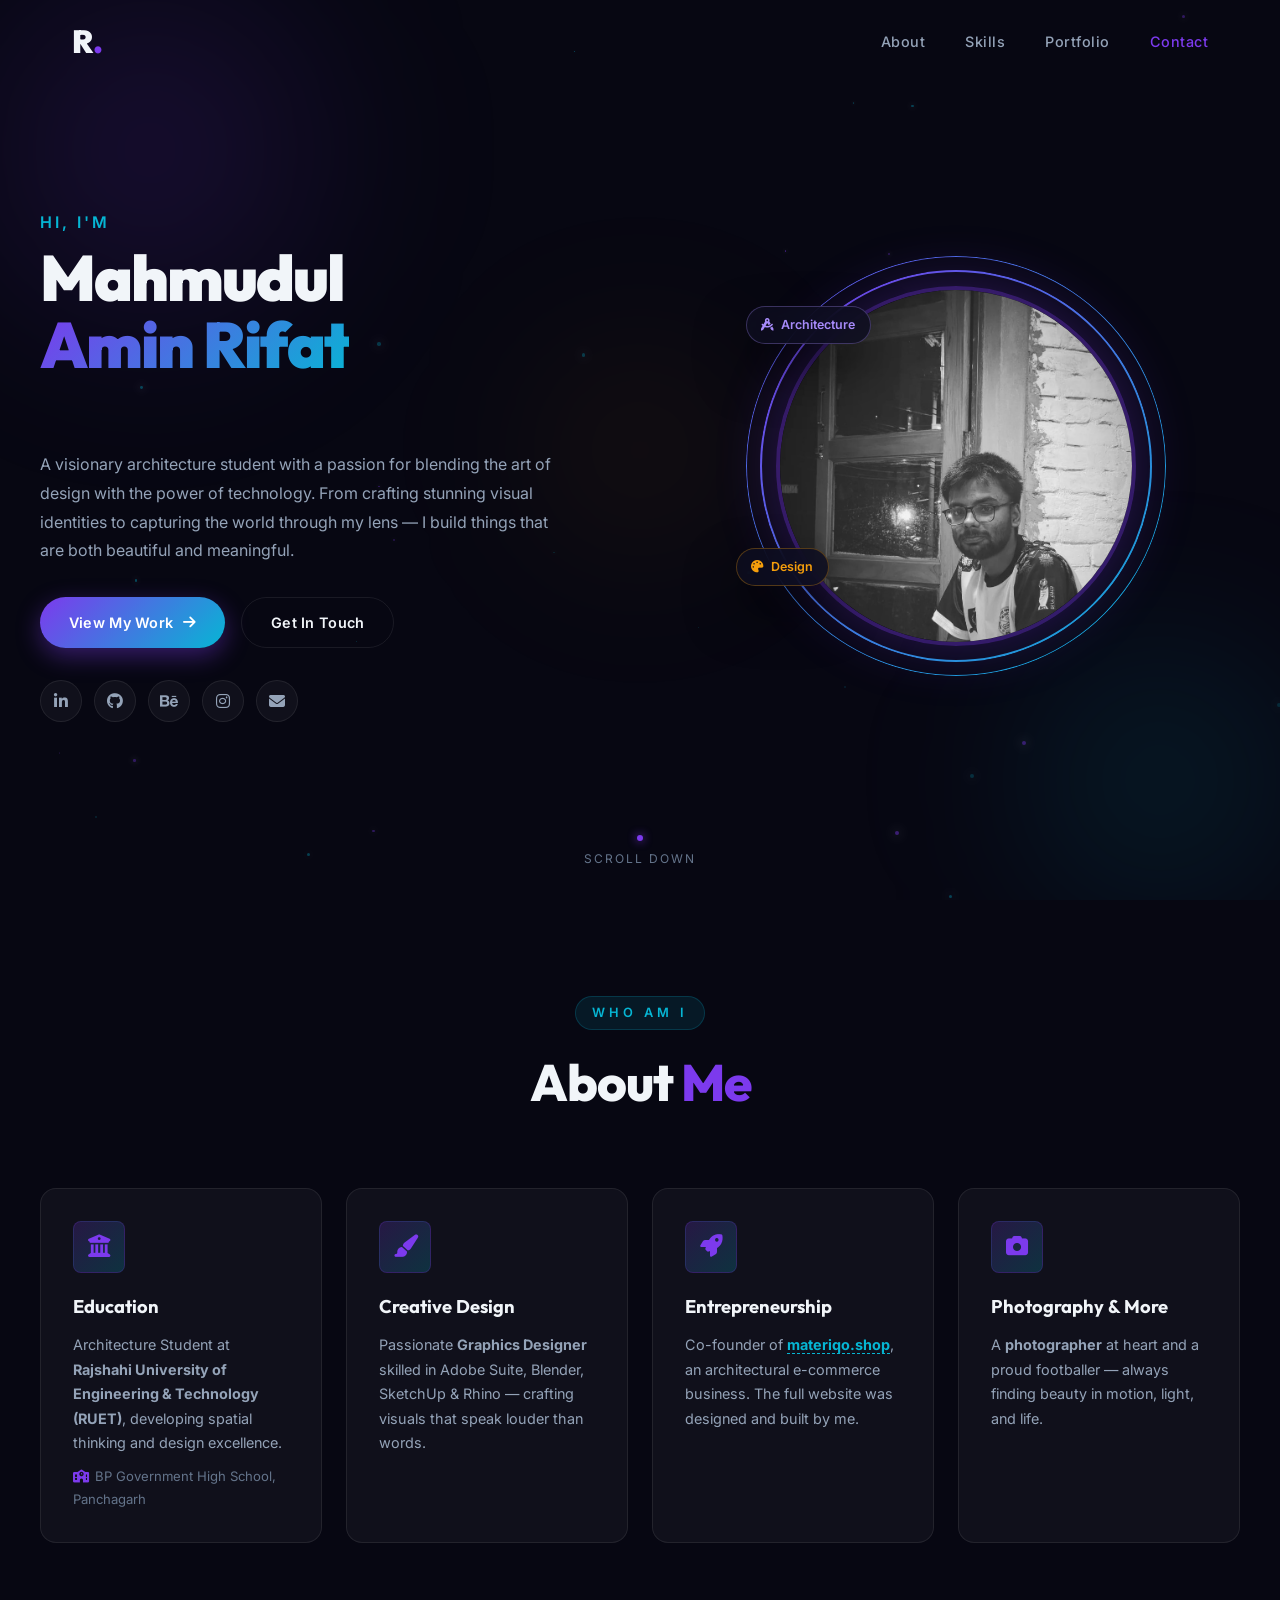
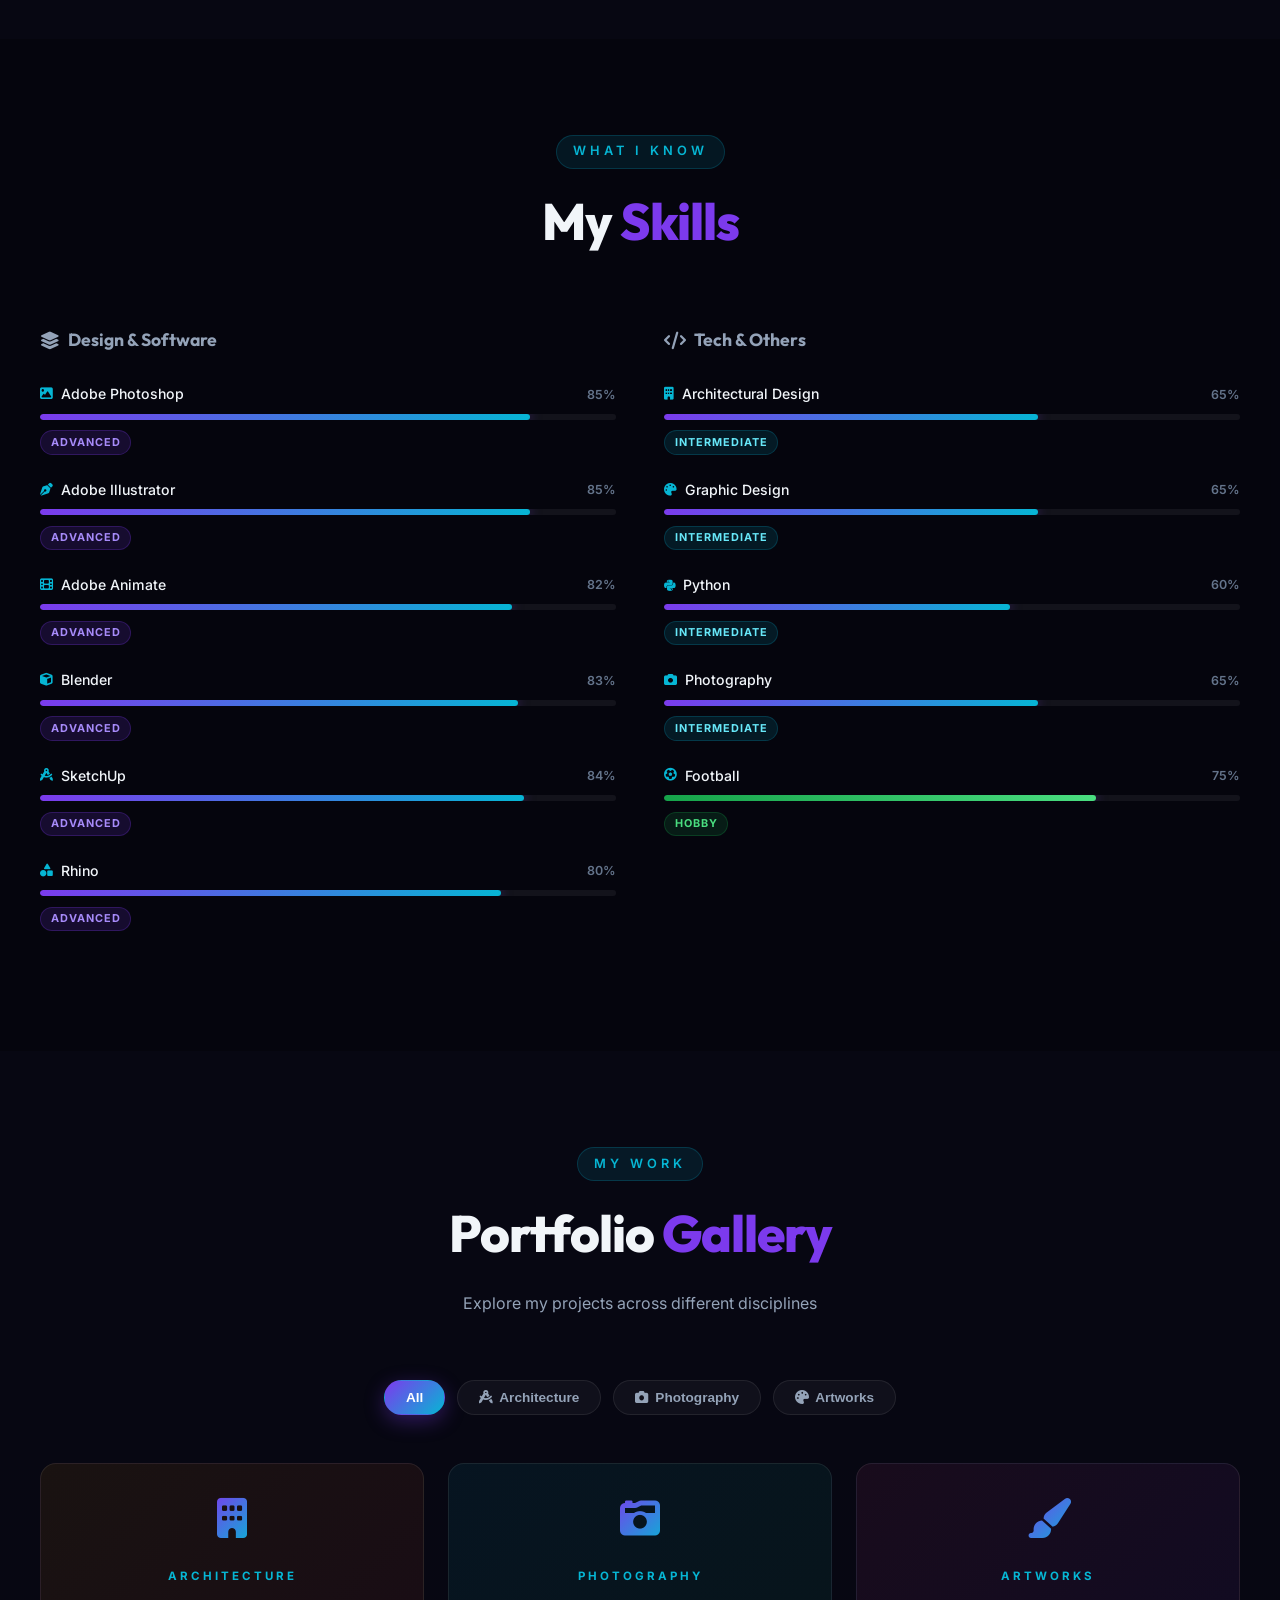
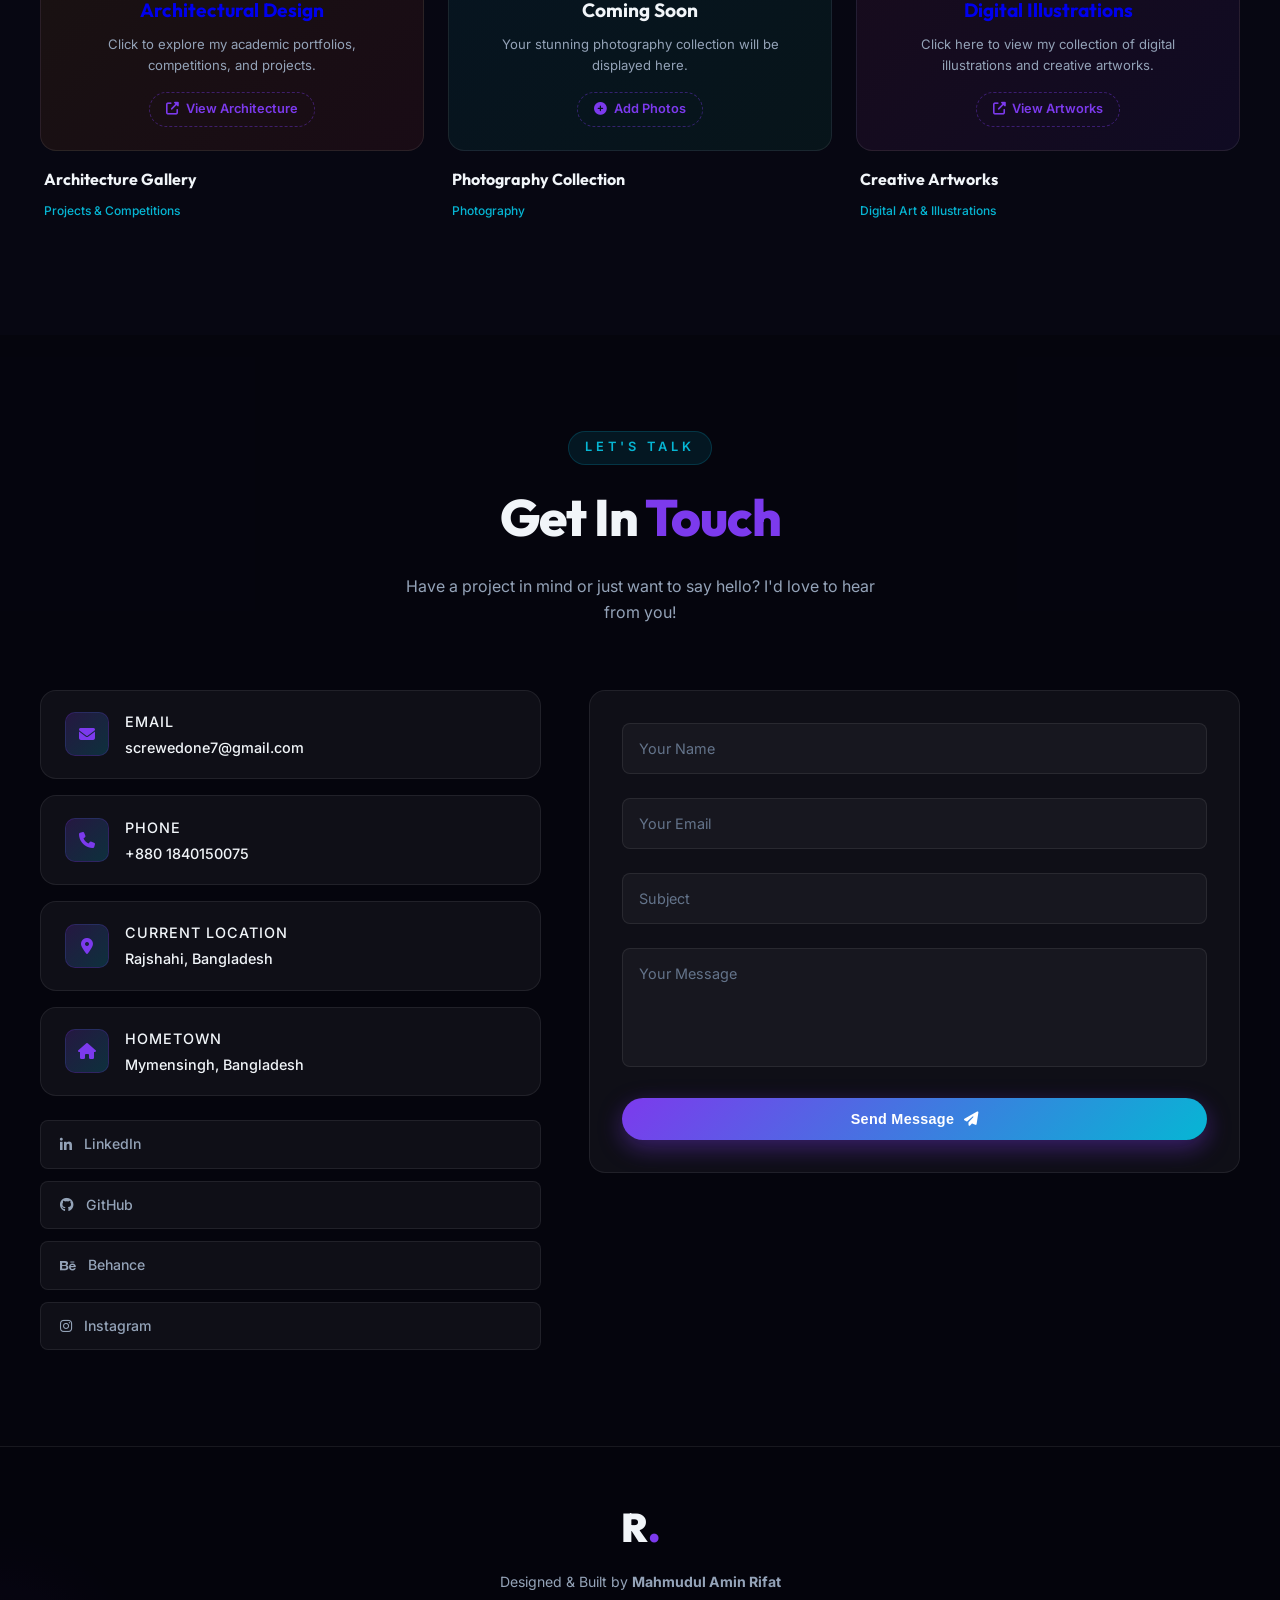
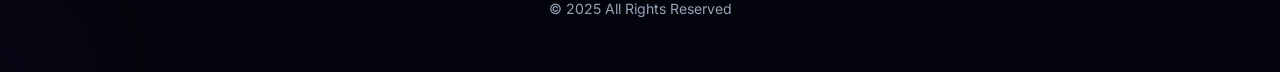
<file: index.html>
<!DOCTYPE html>
<html lang="en">

<head>
    <meta charset="UTF-8" />
    <meta name="viewport" content="width=device-width, initial-scale=1.0" />
    <meta name="description"
        content="Mahmudul Amin Rifat — Architecture Student, Graphics Designer, Photographer. Portfolio & CV." />
    <title>Mahmudul Amin Rifat | Portfolio</title>
    <link rel="preconnect" href="https://fonts.googleapis.com" />
    <link rel="preconnect" href="https://fonts.gstatic.com" crossorigin />
    <link
        href="https://fonts.googleapis.com/css2?family=Outfit:wght@300;400;500;600;700;800;900&family=Inter:wght@300;400;500;600&display=swap"
        rel="stylesheet" />
    <link rel="stylesheet" href="https://cdnjs.cloudflare.com/ajax/libs/font-awesome/6.5.0/css/all.min.css" />
    <link rel="stylesheet" href="style.css" />
</head>

<body>

    <!-- Animated Background -->
    <div class="bg-animation">
        <div class="orb orb-1"></div>
        <div class="orb orb-2"></div>
        <div class="orb orb-3"></div>
        <div class="particles" id="particles"></div>
    </div>

    <!-- Navigation -->
    <nav class="navbar" id="navbar">
        <div class="nav-container">
            <a href="#hero" class="nav-logo">
                <span class="logo-text">R<span class="accent">.</span></span>
            </a>
            <ul class="nav-links" id="navLinks">
                <li><a href="#about" class="nav-link">About</a></li>
                <li><a href="#skills" class="nav-link">Skills</a></li>
                <li><a href="#portfolio" class="nav-link">Portfolio</a></li>
                <li><a href="#contact" class="nav-link">Contact</a></li>
            </ul>
            <button class="nav-toggle" id="navToggle" aria-label="Toggle navigation">
                <span></span><span></span><span></span>
            </button>
        </div>
    </nav>

    <!-- Hero Section -->
    <section class="hero" id="hero">
        <div class="hero-content">
            <div class="hero-left">
                <div class="greeting reveal">Hi, I'm</div>
                <h1 class="hero-name reveal">
                    Mahmudul<br />
                    <span class="name-gradient">Amin Rifat</span>
                </h1>
                <div class="hero-roles reveal">
                    <span class="role-item active" id="roleText">Architecture Student</span>
                </div>
                <p class="hero-bio reveal">
                    A visionary architecture student with a passion for blending the art of design
                    with the power of technology. From crafting stunning visual identities to capturing 
                    the world through my lens — I build things that are both beautiful and meaningful.
                </p>
                <div class="hero-cta reveal">
                    <a href="#portfolio" class="btn btn-primary" id="viewWorkBtn">
                        <span>View My Work</span>
                        <i class="fas fa-arrow-right"></i>
                    </a>
                    <a href="#contact" class="btn btn-ghost" id="contactBtn">
                        <span>Get In Touch</span>
                    </a>
                </div>
                <div class="hero-socials reveal">
                    <a href="https://www.linkedin.com/in/mahmudul-rifat-793310312/" target="_blank" class="social-icon"
                        id="linkedinLink" aria-label="LinkedIn">
                        <i class="fab fa-linkedin-in"></i>
                    </a>
                    <a href="https://github.com/iceebear11" target="_blank" class="social-icon" id="githubLink"
                        aria-label="GitHub">
                        <i class="fab fa-github"></i>
                    </a>
                    <a href="https://www.behance.net/mdrifat579" target="_blank" class="social-icon" id="behanceLink"
                        aria-label="Behance">
                        <i class="fab fa-behance"></i>
                    </a>
                    <a href="https://www.instagram.com/i_rifat11/" target="_blank" class="social-icon"
                        id="instagramLink" aria-label="Instagram">
                        <i class="fab fa-instagram"></i>
                    </a>
                    <a href="mailto:screwedone7@gmail.com" class="social-icon" id="emailLink" aria-label="Email">
                        <i class="fas fa-envelope"></i>
                    </a>
                </div>
            </div>
            <div class="hero-right reveal">
                <div class="profile-wrapper">
                    <div class="profile-ring"></div>
                    <div class="profile-ring ring-2"></div>
                    <div class="profile-img-container">
                        <img src="images/profile.jpg" alt="Mahmudul Amin Rifat" class="profile-img" id="profileImg" />
                    </div>
                    <div class="profile-badge badge-1">
                        <i class="fas fa-drafting-compass"></i>
                        <span>Architecture</span>
                    </div>
                    <div class="profile-badge badge-2">
                        <i class="fas fa-palette"></i>
                        <span>Design</span>
                    </div>

                </div>
            </div>
        </div>
        <div class="scroll-indicator" id="scrollIndicator">
            <div class="scroll-dot"></div>
            <span>Scroll Down</span>
        </div>
    </section>

    <!-- About Section -->
    <section class="section" id="about">
        <div class="container">
            <div class="section-header reveal">
                <span class="section-tag">Who Am I</span>
                <h2 class="section-title">About <span class="accent">Me</span></h2>
            </div>
            <div class="about-grid">
                <div class="about-card reveal" id="aboutCard1">
                    <div class="about-icon"><i class="fas fa-university"></i></div>
                    <h3>Education</h3>
                    <p>Architecture Student at <strong>Rajshahi University of Engineering &amp; Technology
                            (RUET)</strong>, developing spatial thinking and design excellence.</p>
                    <p style="margin-top:0.6rem; font-size:0.82rem; color:#64748b;"><i class="fas fa-school"
                            style="margin-right:0.35rem; color:#7c3aed;"></i>BP Government High School, Panchagarh</p>
                </div>
                <div class="about-card reveal" id="aboutCard2">
                    <div class="about-icon"><i class="fas fa-paint-brush"></i></div>
                    <h3>Creative Design</h3>
                    <p>Passionate <strong>Graphics Designer</strong> skilled in Adobe Suite, Blender, SketchUp & Rhino —
                        crafting visuals that speak louder than words.</p>
                </div>

                <div class="about-card reveal" id="aboutCard3">
                    <div class="about-icon"><i class="fas fa-rocket"></i></div>
                    <h3>Entrepreneurship</h3>
                    <p>Co-founder of <strong><a href="https://www.materiqo.shop/" target="_blank">materiqo.shop</a></strong>, an architectural e-commerce business. The full website was designed and built by me.</p>
                </div>

                <div class="about-card reveal" id="aboutCard4">
                    <div class="about-icon"><i class="fas fa-camera"></i></div>
                    <h3>Photography & More</h3>
                    <p>A <strong>photographer</strong> at heart and a proud footballer — always finding beauty in
                        motion, light, and life.</p>
                </div>
            </div>
        </div>
    </section>

    <!-- Skills Section -->
    <section class="section section-dark" id="skills">
        <div class="container">
            <div class="section-header reveal">
                <span class="section-tag">What I Know</span>
                <h2 class="section-title">My <span class="accent">Skills</span></h2>
            </div>
            <div class="skills-grid">
                <div class="skills-col reveal">
                    <h3 class="skills-cat-title"><i class="fas fa-layer-group"></i> Design & Software</h3>
                    <div class="skill-item" id="skill-ps">
                        <div class="skill-header">
                            <span class="skill-name"><i class="fas fa-image"></i> Adobe Photoshop</span>
                            <span class="skill-percent">85%</span>
                        </div>
                        <div class="skill-bar">
                            <div class="skill-fill" data-width="85"></div>
                        </div>
                        <span class="skill-badge advanced">Advanced</span>
                    </div>
                    <div class="skill-item" id="skill-ai">
                        <div class="skill-header">
                            <span class="skill-name"><i class="fas fa-pen-nib"></i> Adobe Illustrator</span>
                            <span class="skill-percent">85%</span>
                        </div>
                        <div class="skill-bar">
                            <div class="skill-fill" data-width="85"></div>
                        </div>
                        <span class="skill-badge advanced">Advanced</span>
                    </div>
                    <div class="skill-item" id="skill-animate">
                        <div class="skill-header">
                            <span class="skill-name"><i class="fas fa-film"></i> Adobe Animate</span>
                            <span class="skill-percent">82%</span>
                        </div>
                        <div class="skill-bar">
                            <div class="skill-fill" data-width="82"></div>
                        </div>
                        <span class="skill-badge advanced">Advanced</span>
                    </div>
                    <div class="skill-item" id="skill-blender">
                        <div class="skill-header">
                            <span class="skill-name"><i class="fas fa-cube"></i> Blender</span>
                            <span class="skill-percent">83%</span>
                        </div>
                        <div class="skill-bar">
                            <div class="skill-fill" data-width="83"></div>
                        </div>
                        <span class="skill-badge advanced">Advanced</span>
                    </div>
                    <div class="skill-item" id="skill-sketchup">
                        <div class="skill-header">
                            <span class="skill-name"><i class="fas fa-drafting-compass"></i> SketchUp</span>
                            <span class="skill-percent">84%</span>
                        </div>
                        <div class="skill-bar">
                            <div class="skill-fill" data-width="84"></div>
                        </div>
                        <span class="skill-badge advanced">Advanced</span>
                    </div>
                    <div class="skill-item" id="skill-rhino">
                        <div class="skill-header">
                            <span class="skill-name"><i class="fas fa-shapes"></i> Rhino</span>
                            <span class="skill-percent">80%</span>
                        </div>
                        <div class="skill-bar">
                            <div class="skill-fill" data-width="80"></div>
                        </div>
                        <span class="skill-badge advanced">Advanced</span>
                    </div>
                </div>
                <div class="skills-col reveal">
                    <h3 class="skills-cat-title"><i class="fas fa-code"></i> Tech & Others</h3>
                    <div class="skill-item" id="skill-arch">
                        <div class="skill-header">
                            <span class="skill-name"><i class="fas fa-building"></i> Architectural Design</span>
                            <span class="skill-percent">65%</span>
                        </div>
                        <div class="skill-bar">
                            <div class="skill-fill" data-width="65"></div>
                        </div>
                        <span class="skill-badge intermediate">Intermediate</span>
                    </div>
                    <div class="skill-item" id="skill-gd">
                        <div class="skill-header">
                            <span class="skill-name"><i class="fas fa-palette"></i> Graphic Design</span>
                            <span class="skill-percent">65%</span>
                        </div>
                        <div class="skill-bar">
                            <div class="skill-fill" data-width="65"></div>
                        </div>
                        <span class="skill-badge intermediate">Intermediate</span>
                    </div>
                    <div class="skill-item" id="skill-python">
                        <div class="skill-header">
                            <span class="skill-name"><i class="fab fa-python"></i> Python</span>
                            <span class="skill-percent">60%</span>
                        </div>
                        <div class="skill-bar">
                            <div class="skill-fill" data-width="60"></div>
                        </div>
                        <span class="skill-badge intermediate">Intermediate</span>
                    </div>

                    <div class="skill-item" id="skill-photo">
                        <div class="skill-header">
                            <span class="skill-name"><i class="fas fa-camera"></i> Photography</span>
                            <span class="skill-percent">65%</span>
                        </div>
                        <div class="skill-bar">
                            <div class="skill-fill" data-width="65"></div>
                        </div>
                        <span class="skill-badge intermediate">Intermediate</span>
                    </div>
                    <div class="skill-item" id="skill-football">
                        <div class="skill-header">
                            <span class="skill-name"><i class="fas fa-futbol"></i> Football</span>
                            <span class="skill-percent">75%</span>
                        </div>
                        <div class="skill-bar">
                            <div class="skill-fill" data-width="75"
                                style="background: linear-gradient(90deg, #16a34a, #4ade80);"></div>
                        </div>
                        <span class="skill-badge hobby">Hobby</span>
                    </div>
                </div>
            </div>
        </div>
    </section>

    <!-- Portfolio Section -->
    <section class="section" id="portfolio">
        <div class="container">
            <div class="section-header reveal">
                <span class="section-tag">My Work</span>
                <h2 class="section-title">Portfolio <span class="accent">Gallery</span></h2>
                <p class="section-subtitle">Explore my projects across different disciplines</p>
            </div>

            <!-- Portfolio Tabs -->
            <div class="portfolio-tabs reveal">
                <button class="tab-btn active" data-tab="all" id="tabAll">All</button>

                <button class="tab-btn" data-tab="architecture" id="tabArch"><i class="fas fa-drafting-compass"></i>
                    Architecture</button>
                <button class="tab-btn" data-tab="photography" id="tabPhoto"><i class="fas fa-camera"></i>
                    Photography</button>
                <button class="tab-btn" data-tab="artworks" id="tabArt"><i class="fas fa-palette"></i> Artworks</button>
            </div>

            <!-- Portfolio Grid -->
            <div class="portfolio-grid" id="portfolioGrid">



                <!-- Architecture Section -->
                <div class="portfolio-item reveal" data-category="architecture" id="port-arch-1">
                    <a href="architecture.html" target="_blank" style="text-decoration: none; display: block;">
                        <div class="portfolio-card placeholder-card arch-placeholder">
                            <div class="placeholder-inner">
                                <div class="placeholder-icon"><i class="fas fa-building"></i></div>
                                <span class="placeholder-cat">Architecture</span>
                                <h3>Architectural Design</h3>
                                <p>Click to explore my academic portfolios, competitions, and projects.</p>
                                <div class="upload-hint"><i class="fas fa-external-link-alt"></i> View Architecture</div>
                            </div>
                        </div>
                    </a>
                    <div class="portfolio-info">
                        <h4>Architecture Gallery</h4>
                        <span class="port-tag">Projects & Competitions</span>
                    </div>
                </div>

                <!-- Photography Section -->
                <div class="portfolio-item reveal" data-category="photography" id="port-photo-1">
                    <div class="portfolio-card placeholder-card photo-placeholder">
                        <div class="placeholder-inner">
                            <div class="placeholder-icon"><i class="fas fa-camera-retro"></i></div>
                            <span class="placeholder-cat">Photography</span>
                            <h3>Coming Soon</h3>
                            <p>Your stunning photography collection will be displayed here.</p>
                            <div class="upload-hint"><i class="fas fa-plus-circle"></i> Add Photos</div>
                        </div>
                    </div>
                    <div class="portfolio-info">
                        <h4>Photography Collection</h4>
                        <span class="port-tag">Photography</span>
                    </div>
                </div>

                <!-- Artworks Section -->
                <div class="portfolio-item reveal" data-category="artworks">
                    <a href="artworks.html" target="_blank" style="text-decoration: none; display: block;">
                        <div class="portfolio-card placeholder-card art-placeholder">
                            <div class="placeholder-inner">
                                <div class="placeholder-icon"><i class="fas fa-paint-brush"></i></div>
                                <span class="placeholder-cat">Artworks</span>
                                <h3>Digital Illustrations</h3>
                                <p>Click here to view my collection of digital illustrations and creative artworks.</p>
                                <div class="upload-hint"><i class="fas fa-external-link-alt"></i> View Artworks</div>
                            </div>
                        </div>
                    </a>
                    <div class="portfolio-info">
                        <h4>Creative Artworks</h4>
                        <span class="port-tag">Digital Art & Illustrations</span>
                    </div>
                </div>

            </div>
        </div>
    </section>

    <!-- Contact Section -->
    <section class="section section-dark" id="contact">
        <div class="container">
            <div class="section-header reveal">
                <span class="section-tag">Let's Talk</span>
                <h2 class="section-title">Get In <span class="accent">Touch</span></h2>
                <p class="section-subtitle">Have a project in mind or just want to say hello? I'd love to hear from you!
                </p>
            </div>
            <div class="contact-grid">
                <div class="contact-info reveal">
                    <div class="contact-card" id="contactEmail">
                        <div class="contact-icon"><i class="fas fa-envelope"></i></div>
                        <div class="contact-details">
                            <span class="contact-label">Email</span>
                            <a href="mailto:screwedone7@gmail.com">screwedone7@gmail.com</a>
                        </div>
                    </div>
                    <div class="contact-card" id="contactPhone">
                        <div class="contact-icon"><i class="fas fa-phone"></i></div>
                        <div class="contact-details">
                            <span class="contact-label">Phone</span>
                            <a href="tel:+8801840150075">+880 1840150075</a>
                        </div>
                    </div>
                    <div class="contact-card" id="contactLocation">
                        <div class="contact-icon"><i class="fas fa-map-marker-alt"></i></div>
                        <div class="contact-details">
                            <span class="contact-label">Current Location</span>
                            <span>Rajshahi, Bangladesh</span>
                        </div>
                    </div>
                    <div class="contact-card" id="contactHometown">
                        <div class="contact-icon"><i class="fas fa-home"></i></div>
                        <div class="contact-details">
                            <span class="contact-label">Hometown</span>
                            <span>Mymensingh, Bangladesh</span>
                        </div>
                    </div>
                    <div class="contact-socials">
                        <a href="https://www.linkedin.com/in/mahmudul-rifat-793310312/" target="_blank"
                            class="contact-social-link" id="contactLinkedin">
                            <i class="fab fa-linkedin-in"></i>
                            <span>LinkedIn</span>
                        </a>
                        <a href="https://github.com/iceebear11" target="_blank" class="contact-social-link"
                            id="contactGithub">
                            <i class="fab fa-github"></i>
                            <span>GitHub</span>
                        </a>
                        <a href="https://www.behance.net/mdrifat579" target="_blank" class="contact-social-link"
                            id="contactBehance">
                            <i class="fab fa-behance"></i>
                            <span>Behance</span>
                        </a>
                        <a href="https://www.instagram.com/i_rifat11/" target="_blank" class="contact-social-link"
                            id="contactInstagram">
                            <i class="fab fa-instagram"></i>
                            <span>Instagram</span>
                        </a>
                    </div>
                </div>
                <div class="contact-form-wrapper reveal">
                    <form class="contact-form" id="contactForm">
                        <div class="form-group">
                            <input type="text" id="formName" name="name" placeholder="Your Name" required />
                            <label for="formName">Your Name</label>
                        </div>
                        <div class="form-group">
                            <input type="email" id="formEmail" name="email" placeholder="Your Email" required />
                            <label for="formEmail">Your Email</label>
                        </div>
                        <div class="form-group">
                            <input type="text" id="formSubject" name="subject" placeholder="Subject" />
                            <label for="formSubject">Subject</label>
                        </div>
                        <div class="form-group">
                            <textarea id="formMessage" name="message" rows="5" placeholder="Your Message"
                                required></textarea>
                            <label for="formMessage">Your Message</label>
                        </div>
                        <button type="submit" class="btn btn-primary btn-full" id="submitBtn">
                            <span>Send Message</span>
                            <i class="fas fa-paper-plane"></i>
                        </button>
                    </form>
                </div>
            </div>
        </div>
    </section>

    <!-- Footer -->
    <footer class="footer">
        <div class="footer-content">
            <div class="footer-logo">R<span class="accent">.</span></div>
            <p>Designed & Built by <strong>Mahmudul Amin Rifat</strong></p>
            <p class="footer-copy">© 2025 All Rights Reserved</p>
        </div>
    </footer>

    <script src="script.js"></script>
</body>

</html>
</file>
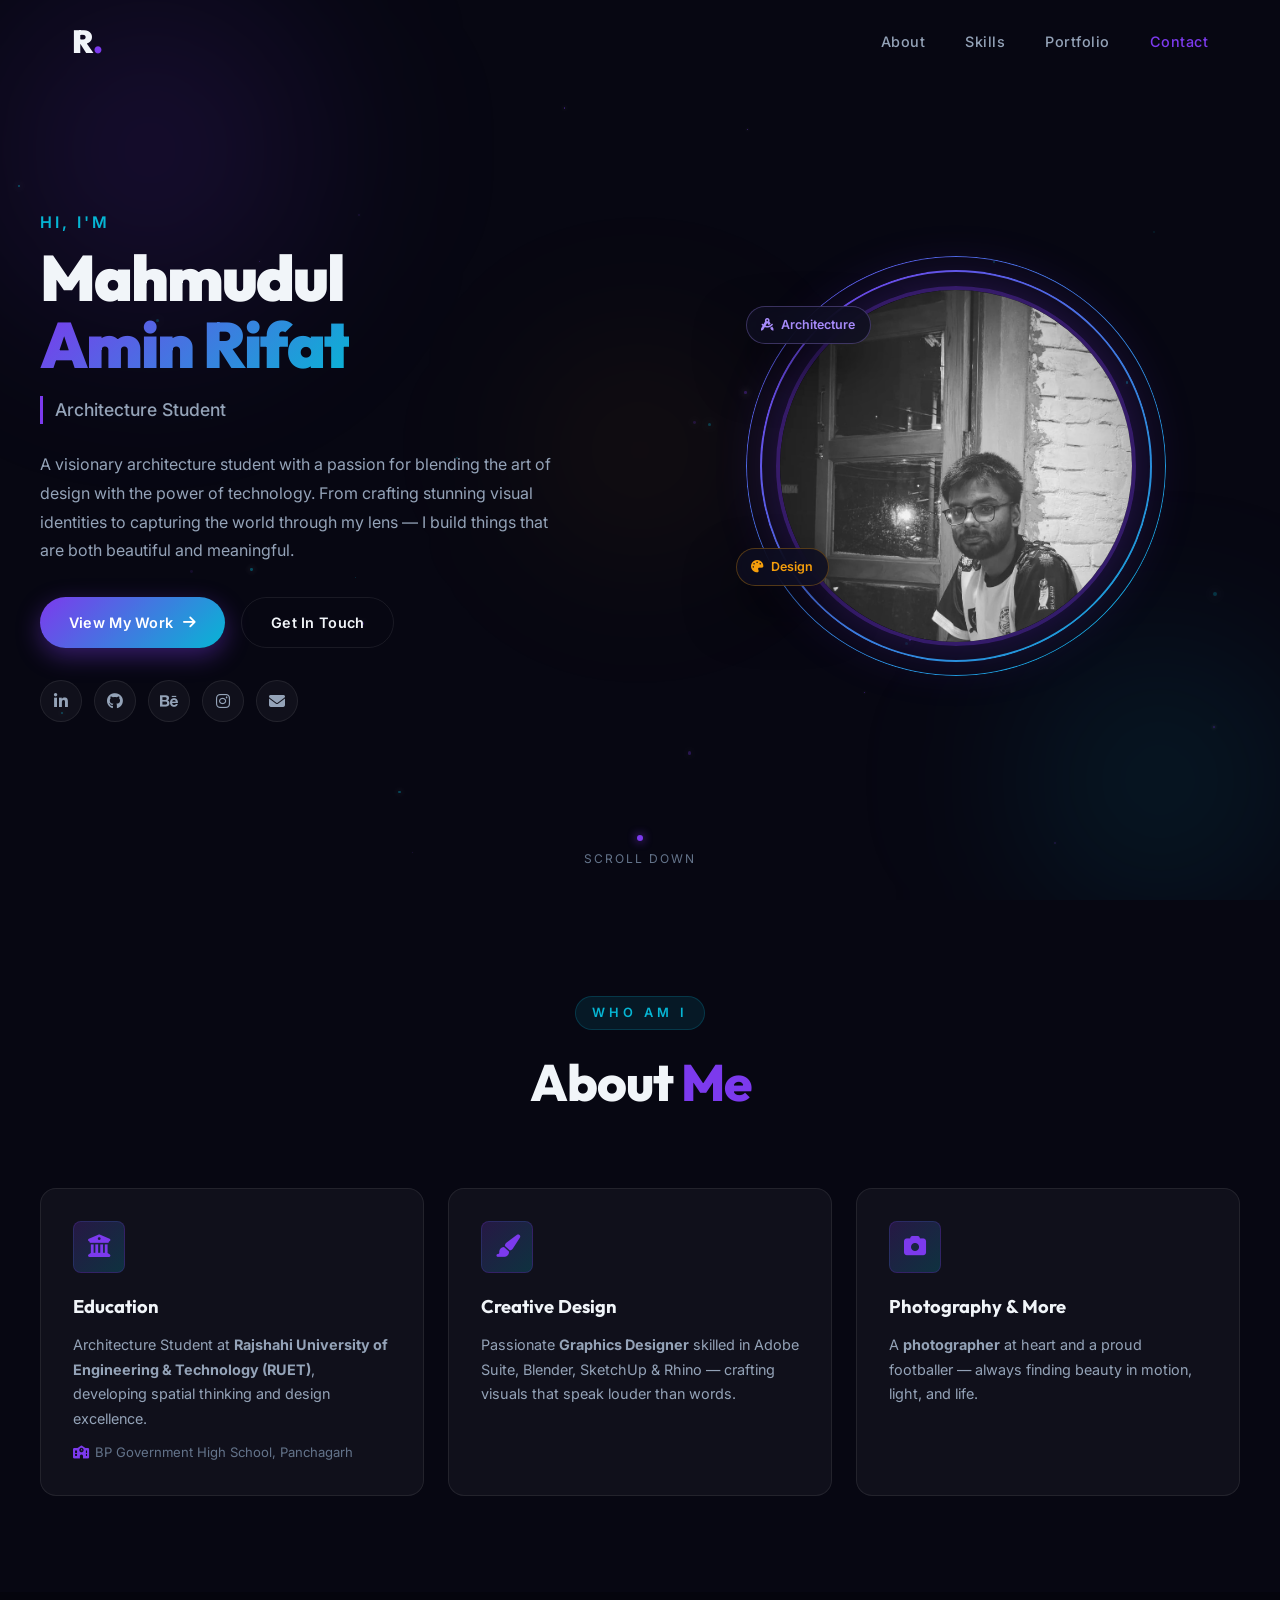
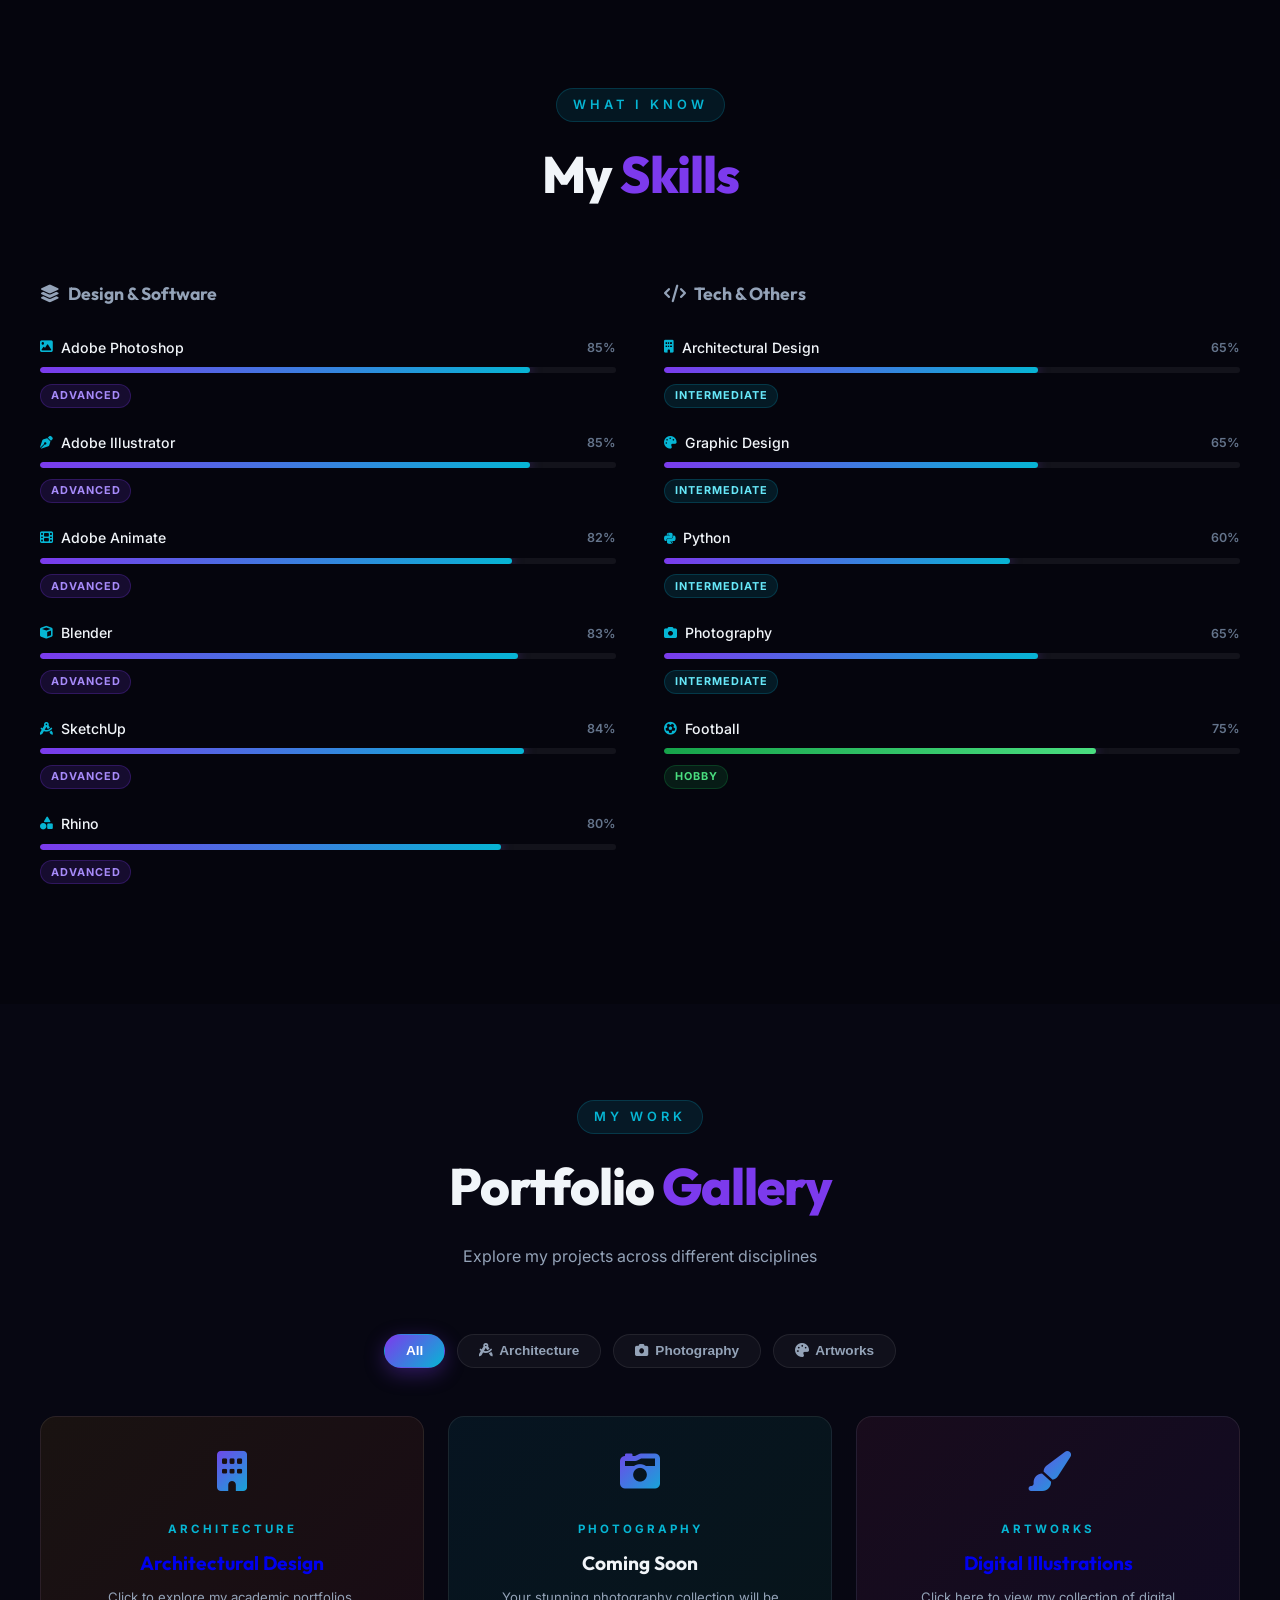
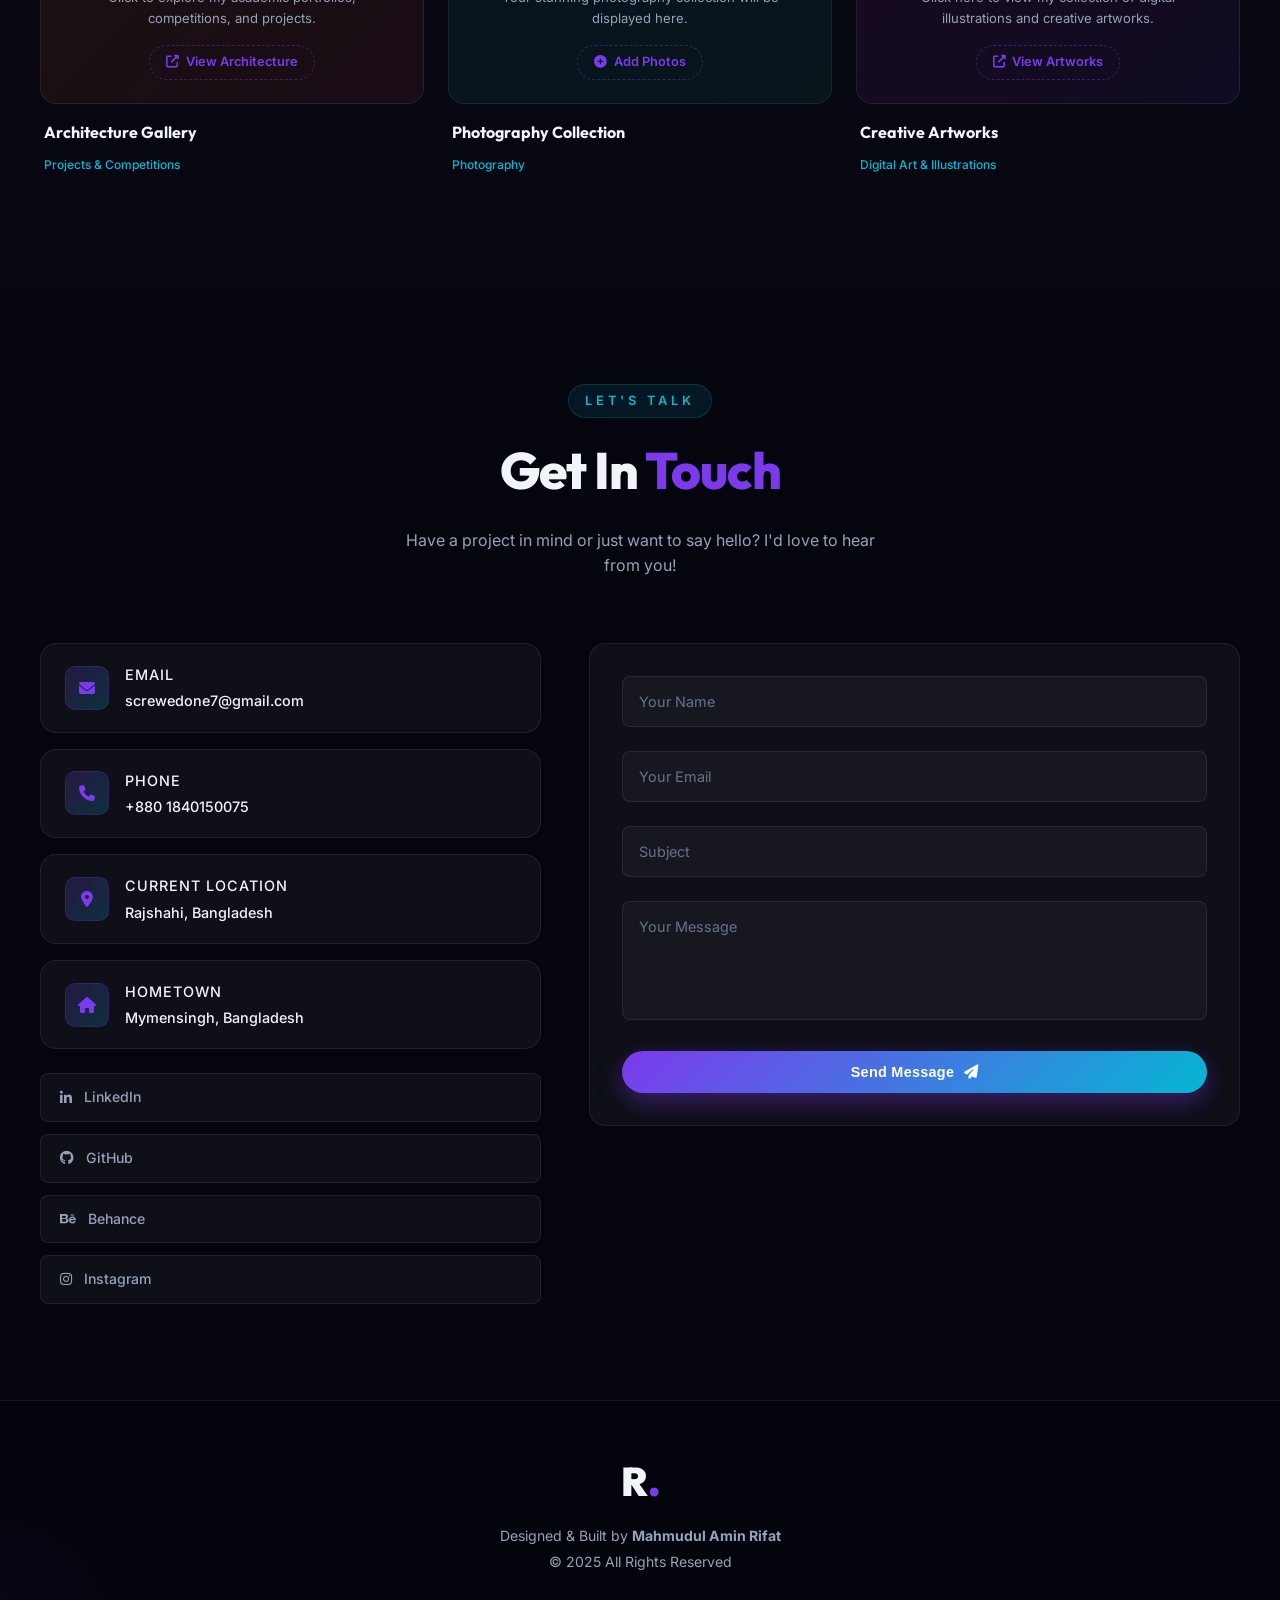
<file: portfolio-website/index.html>
<!DOCTYPE html>
<html lang="en">

<head>
    <meta charset="UTF-8" />
    <meta name="viewport" content="width=device-width, initial-scale=1.0" />
    <meta name="description"
        content="Mahmudul Amin Rifat — Architecture Student, Graphics Designer, Photographer. Portfolio & CV." />
    <title>Mahmudul Amin Rifat | Portfolio</title>
    <link rel="preconnect" href="https://fonts.googleapis.com" />
    <link rel="preconnect" href="https://fonts.gstatic.com" crossorigin />
    <link
        href="https://fonts.googleapis.com/css2?family=Outfit:wght@300;400;500;600;700;800;900&family=Inter:wght@300;400;500;600&display=swap"
        rel="stylesheet" />
    <link rel="stylesheet" href="https://cdnjs.cloudflare.com/ajax/libs/font-awesome/6.5.0/css/all.min.css" />
    <link rel="stylesheet" href="style.css" />
</head>

<body>

    <!-- Animated Background -->
    <div class="bg-animation">
        <div class="orb orb-1"></div>
        <div class="orb orb-2"></div>
        <div class="orb orb-3"></div>
        <div class="particles" id="particles"></div>
    </div>

    <!-- Navigation -->
    <nav class="navbar" id="navbar">
        <div class="nav-container">
            <a href="#hero" class="nav-logo">
                <span class="logo-text">R<span class="accent">.</span></span>
            </a>
            <ul class="nav-links" id="navLinks">
                <li><a href="#about" class="nav-link">About</a></li>
                <li><a href="#skills" class="nav-link">Skills</a></li>
                <li><a href="#portfolio" class="nav-link">Portfolio</a></li>
                <li><a href="#contact" class="nav-link">Contact</a></li>
            </ul>
            <button class="nav-toggle" id="navToggle" aria-label="Toggle navigation">
                <span></span><span></span><span></span>
            </button>
        </div>
    </nav>

    <!-- Hero Section -->
    <section class="hero" id="hero">
        <div class="hero-content">
            <div class="hero-left">
                <div class="greeting reveal">Hi, I'm</div>
                <h1 class="hero-name reveal">
                    Mahmudul<br />
                    <span class="name-gradient">Amin Rifat</span>
                </h1>
                <div class="hero-roles reveal">
                    <span class="role-item active" id="roleText">Architecture Student</span>
                </div>
                <p class="hero-bio reveal">
                    A visionary architecture student with a passion for blending the art of design
                    with the power of technology. From crafting stunning visual identities to capturing 
                    the world through my lens — I build things that are both beautiful and meaningful.
                </p>
                <div class="hero-cta reveal">
                    <a href="#portfolio" class="btn btn-primary" id="viewWorkBtn">
                        <span>View My Work</span>
                        <i class="fas fa-arrow-right"></i>
                    </a>
                    <a href="#contact" class="btn btn-ghost" id="contactBtn">
                        <span>Get In Touch</span>
                    </a>
                </div>
                <div class="hero-socials reveal">
                    <a href="https://www.linkedin.com/in/mahmudul-rifat-793310312/" target="_blank" class="social-icon"
                        id="linkedinLink" aria-label="LinkedIn">
                        <i class="fab fa-linkedin-in"></i>
                    </a>
                    <a href="https://github.com/iceebear11" target="_blank" class="social-icon" id="githubLink"
                        aria-label="GitHub">
                        <i class="fab fa-github"></i>
                    </a>
                    <a href="https://www.behance.net/mdrifat579" target="_blank" class="social-icon" id="behanceLink"
                        aria-label="Behance">
                        <i class="fab fa-behance"></i>
                    </a>
                    <a href="https://www.instagram.com/i_rifat11/" target="_blank" class="social-icon"
                        id="instagramLink" aria-label="Instagram">
                        <i class="fab fa-instagram"></i>
                    </a>
                    <a href="mailto:screwedone7@gmail.com" class="social-icon" id="emailLink" aria-label="Email">
                        <i class="fas fa-envelope"></i>
                    </a>
                </div>
            </div>
            <div class="hero-right reveal">
                <div class="profile-wrapper">
                    <div class="profile-ring"></div>
                    <div class="profile-ring ring-2"></div>
                    <div class="profile-img-container">
                        <img src="images/profile.jpg" alt="Mahmudul Amin Rifat" class="profile-img" id="profileImg" />
                    </div>
                    <div class="profile-badge badge-1">
                        <i class="fas fa-drafting-compass"></i>
                        <span>Architecture</span>
                    </div>
                    <div class="profile-badge badge-2">
                        <i class="fas fa-palette"></i>
                        <span>Design</span>
                    </div>

                </div>
            </div>
        </div>
        <div class="scroll-indicator" id="scrollIndicator">
            <div class="scroll-dot"></div>
            <span>Scroll Down</span>
        </div>
    </section>

    <!-- About Section -->
    <section class="section" id="about">
        <div class="container">
            <div class="section-header reveal">
                <span class="section-tag">Who Am I</span>
                <h2 class="section-title">About <span class="accent">Me</span></h2>
            </div>
            <div class="about-grid">
                <div class="about-card reveal" id="aboutCard1">
                    <div class="about-icon"><i class="fas fa-university"></i></div>
                    <h3>Education</h3>
                    <p>Architecture Student at <strong>Rajshahi University of Engineering &amp; Technology
                            (RUET)</strong>, developing spatial thinking and design excellence.</p>
                    <p style="margin-top:0.6rem; font-size:0.82rem; color:#64748b;"><i class="fas fa-school"
                            style="margin-right:0.35rem; color:#7c3aed;"></i>BP Government High School, Panchagarh</p>
                </div>
                <div class="about-card reveal" id="aboutCard2">
                    <div class="about-icon"><i class="fas fa-paint-brush"></i></div>
                    <h3>Creative Design</h3>
                    <p>Passionate <strong>Graphics Designer</strong> skilled in Adobe Suite, Blender, SketchUp & Rhino —
                        crafting visuals that speak louder than words.</p>
                </div>

                <div class="about-card reveal" id="aboutCard4">
                    <div class="about-icon"><i class="fas fa-camera"></i></div>
                    <h3>Photography & More</h3>
                    <p>A <strong>photographer</strong> at heart and a proud footballer — always finding beauty in
                        motion, light, and life.</p>
                </div>
            </div>
        </div>
    </section>

    <!-- Skills Section -->
    <section class="section section-dark" id="skills">
        <div class="container">
            <div class="section-header reveal">
                <span class="section-tag">What I Know</span>
                <h2 class="section-title">My <span class="accent">Skills</span></h2>
            </div>
            <div class="skills-grid">
                <div class="skills-col reveal">
                    <h3 class="skills-cat-title"><i class="fas fa-layer-group"></i> Design & Software</h3>
                    <div class="skill-item" id="skill-ps">
                        <div class="skill-header">
                            <span class="skill-name"><i class="fas fa-image"></i> Adobe Photoshop</span>
                            <span class="skill-percent">85%</span>
                        </div>
                        <div class="skill-bar">
                            <div class="skill-fill" data-width="85"></div>
                        </div>
                        <span class="skill-badge advanced">Advanced</span>
                    </div>
                    <div class="skill-item" id="skill-ai">
                        <div class="skill-header">
                            <span class="skill-name"><i class="fas fa-pen-nib"></i> Adobe Illustrator</span>
                            <span class="skill-percent">85%</span>
                        </div>
                        <div class="skill-bar">
                            <div class="skill-fill" data-width="85"></div>
                        </div>
                        <span class="skill-badge advanced">Advanced</span>
                    </div>
                    <div class="skill-item" id="skill-animate">
                        <div class="skill-header">
                            <span class="skill-name"><i class="fas fa-film"></i> Adobe Animate</span>
                            <span class="skill-percent">82%</span>
                        </div>
                        <div class="skill-bar">
                            <div class="skill-fill" data-width="82"></div>
                        </div>
                        <span class="skill-badge advanced">Advanced</span>
                    </div>
                    <div class="skill-item" id="skill-blender">
                        <div class="skill-header">
                            <span class="skill-name"><i class="fas fa-cube"></i> Blender</span>
                            <span class="skill-percent">83%</span>
                        </div>
                        <div class="skill-bar">
                            <div class="skill-fill" data-width="83"></div>
                        </div>
                        <span class="skill-badge advanced">Advanced</span>
                    </div>
                    <div class="skill-item" id="skill-sketchup">
                        <div class="skill-header">
                            <span class="skill-name"><i class="fas fa-drafting-compass"></i> SketchUp</span>
                            <span class="skill-percent">84%</span>
                        </div>
                        <div class="skill-bar">
                            <div class="skill-fill" data-width="84"></div>
                        </div>
                        <span class="skill-badge advanced">Advanced</span>
                    </div>
                    <div class="skill-item" id="skill-rhino">
                        <div class="skill-header">
                            <span class="skill-name"><i class="fas fa-shapes"></i> Rhino</span>
                            <span class="skill-percent">80%</span>
                        </div>
                        <div class="skill-bar">
                            <div class="skill-fill" data-width="80"></div>
                        </div>
                        <span class="skill-badge advanced">Advanced</span>
                    </div>
                </div>
                <div class="skills-col reveal">
                    <h3 class="skills-cat-title"><i class="fas fa-code"></i> Tech & Others</h3>
                    <div class="skill-item" id="skill-arch">
                        <div class="skill-header">
                            <span class="skill-name"><i class="fas fa-building"></i> Architectural Design</span>
                            <span class="skill-percent">65%</span>
                        </div>
                        <div class="skill-bar">
                            <div class="skill-fill" data-width="65"></div>
                        </div>
                        <span class="skill-badge intermediate">Intermediate</span>
                    </div>
                    <div class="skill-item" id="skill-gd">
                        <div class="skill-header">
                            <span class="skill-name"><i class="fas fa-palette"></i> Graphic Design</span>
                            <span class="skill-percent">65%</span>
                        </div>
                        <div class="skill-bar">
                            <div class="skill-fill" data-width="65"></div>
                        </div>
                        <span class="skill-badge intermediate">Intermediate</span>
                    </div>
                    <div class="skill-item" id="skill-python">
                        <div class="skill-header">
                            <span class="skill-name"><i class="fab fa-python"></i> Python</span>
                            <span class="skill-percent">60%</span>
                        </div>
                        <div class="skill-bar">
                            <div class="skill-fill" data-width="60"></div>
                        </div>
                        <span class="skill-badge intermediate">Intermediate</span>
                    </div>

                    <div class="skill-item" id="skill-photo">
                        <div class="skill-header">
                            <span class="skill-name"><i class="fas fa-camera"></i> Photography</span>
                            <span class="skill-percent">65%</span>
                        </div>
                        <div class="skill-bar">
                            <div class="skill-fill" data-width="65"></div>
                        </div>
                        <span class="skill-badge intermediate">Intermediate</span>
                    </div>
                    <div class="skill-item" id="skill-football">
                        <div class="skill-header">
                            <span class="skill-name"><i class="fas fa-futbol"></i> Football</span>
                            <span class="skill-percent">75%</span>
                        </div>
                        <div class="skill-bar">
                            <div class="skill-fill" data-width="75"
                                style="background: linear-gradient(90deg, #16a34a, #4ade80);"></div>
                        </div>
                        <span class="skill-badge hobby">Hobby</span>
                    </div>
                </div>
            </div>
        </div>
    </section>

    <!-- Portfolio Section -->
    <section class="section" id="portfolio">
        <div class="container">
            <div class="section-header reveal">
                <span class="section-tag">My Work</span>
                <h2 class="section-title">Portfolio <span class="accent">Gallery</span></h2>
                <p class="section-subtitle">Explore my projects across different disciplines</p>
            </div>

            <!-- Portfolio Tabs -->
            <div class="portfolio-tabs reveal">
                <button class="tab-btn active" data-tab="all" id="tabAll">All</button>

                <button class="tab-btn" data-tab="architecture" id="tabArch"><i class="fas fa-drafting-compass"></i>
                    Architecture</button>
                <button class="tab-btn" data-tab="photography" id="tabPhoto"><i class="fas fa-camera"></i>
                    Photography</button>
                <button class="tab-btn" data-tab="artworks" id="tabArt"><i class="fas fa-palette"></i> Artworks</button>
            </div>

            <!-- Portfolio Grid -->
            <div class="portfolio-grid" id="portfolioGrid">



                <!-- Architecture Section -->
                <div class="portfolio-item reveal" data-category="architecture" id="port-arch-1">
                    <a href="architecture.html" target="_blank" style="text-decoration: none; display: block;">
                        <div class="portfolio-card placeholder-card arch-placeholder">
                            <div class="placeholder-inner">
                                <div class="placeholder-icon"><i class="fas fa-building"></i></div>
                                <span class="placeholder-cat">Architecture</span>
                                <h3>Architectural Design</h3>
                                <p>Click to explore my academic portfolios, competitions, and projects.</p>
                                <div class="upload-hint"><i class="fas fa-external-link-alt"></i> View Architecture</div>
                            </div>
                        </div>
                    </a>
                    <div class="portfolio-info">
                        <h4>Architecture Gallery</h4>
                        <span class="port-tag">Projects & Competitions</span>
                    </div>
                </div>

                <!-- Photography Section -->
                <div class="portfolio-item reveal" data-category="photography" id="port-photo-1">
                    <div class="portfolio-card placeholder-card photo-placeholder">
                        <div class="placeholder-inner">
                            <div class="placeholder-icon"><i class="fas fa-camera-retro"></i></div>
                            <span class="placeholder-cat">Photography</span>
                            <h3>Coming Soon</h3>
                            <p>Your stunning photography collection will be displayed here.</p>
                            <div class="upload-hint"><i class="fas fa-plus-circle"></i> Add Photos</div>
                        </div>
                    </div>
                    <div class="portfolio-info">
                        <h4>Photography Collection</h4>
                        <span class="port-tag">Photography</span>
                    </div>
                </div>

                <!-- Artworks Section -->
                <div class="portfolio-item reveal" data-category="artworks">
                    <a href="artworks.html" target="_blank" style="text-decoration: none; display: block;">
                        <div class="portfolio-card placeholder-card art-placeholder">
                            <div class="placeholder-inner">
                                <div class="placeholder-icon"><i class="fas fa-paint-brush"></i></div>
                                <span class="placeholder-cat">Artworks</span>
                                <h3>Digital Illustrations</h3>
                                <p>Click here to view my collection of digital illustrations and creative artworks.</p>
                                <div class="upload-hint"><i class="fas fa-external-link-alt"></i> View Artworks</div>
                            </div>
                        </div>
                    </a>
                    <div class="portfolio-info">
                        <h4>Creative Artworks</h4>
                        <span class="port-tag">Digital Art & Illustrations</span>
                    </div>
                </div>

            </div>
        </div>
    </section>

    <!-- Contact Section -->
    <section class="section section-dark" id="contact">
        <div class="container">
            <div class="section-header reveal">
                <span class="section-tag">Let's Talk</span>
                <h2 class="section-title">Get In <span class="accent">Touch</span></h2>
                <p class="section-subtitle">Have a project in mind or just want to say hello? I'd love to hear from you!
                </p>
            </div>
            <div class="contact-grid">
                <div class="contact-info reveal">
                    <div class="contact-card" id="contactEmail">
                        <div class="contact-icon"><i class="fas fa-envelope"></i></div>
                        <div class="contact-details">
                            <span class="contact-label">Email</span>
                            <a href="mailto:screwedone7@gmail.com">screwedone7@gmail.com</a>
                        </div>
                    </div>
                    <div class="contact-card" id="contactPhone">
                        <div class="contact-icon"><i class="fas fa-phone"></i></div>
                        <div class="contact-details">
                            <span class="contact-label">Phone</span>
                            <a href="tel:+8801840150075">+880 1840150075</a>
                        </div>
                    </div>
                    <div class="contact-card" id="contactLocation">
                        <div class="contact-icon"><i class="fas fa-map-marker-alt"></i></div>
                        <div class="contact-details">
                            <span class="contact-label">Current Location</span>
                            <span>Rajshahi, Bangladesh</span>
                        </div>
                    </div>
                    <div class="contact-card" id="contactHometown">
                        <div class="contact-icon"><i class="fas fa-home"></i></div>
                        <div class="contact-details">
                            <span class="contact-label">Hometown</span>
                            <span>Mymensingh, Bangladesh</span>
                        </div>
                    </div>
                    <div class="contact-socials">
                        <a href="https://www.linkedin.com/in/mahmudul-rifat-793310312/" target="_blank"
                            class="contact-social-link" id="contactLinkedin">
                            <i class="fab fa-linkedin-in"></i>
                            <span>LinkedIn</span>
                        </a>
                        <a href="https://github.com/iceebear11" target="_blank" class="contact-social-link"
                            id="contactGithub">
                            <i class="fab fa-github"></i>
                            <span>GitHub</span>
                        </a>
                        <a href="https://www.behance.net/mdrifat579" target="_blank" class="contact-social-link"
                            id="contactBehance">
                            <i class="fab fa-behance"></i>
                            <span>Behance</span>
                        </a>
                        <a href="https://www.instagram.com/i_rifat11/" target="_blank" class="contact-social-link"
                            id="contactInstagram">
                            <i class="fab fa-instagram"></i>
                            <span>Instagram</span>
                        </a>
                    </div>
                </div>
                <div class="contact-form-wrapper reveal">
                    <form class="contact-form" id="contactForm">
                        <div class="form-group">
                            <input type="text" id="formName" name="name" placeholder="Your Name" required />
                            <label for="formName">Your Name</label>
                        </div>
                        <div class="form-group">
                            <input type="email" id="formEmail" name="email" placeholder="Your Email" required />
                            <label for="formEmail">Your Email</label>
                        </div>
                        <div class="form-group">
                            <input type="text" id="formSubject" name="subject" placeholder="Subject" />
                            <label for="formSubject">Subject</label>
                        </div>
                        <div class="form-group">
                            <textarea id="formMessage" name="message" rows="5" placeholder="Your Message"
                                required></textarea>
                            <label for="formMessage">Your Message</label>
                        </div>
                        <button type="submit" class="btn btn-primary btn-full" id="submitBtn">
                            <span>Send Message</span>
                            <i class="fas fa-paper-plane"></i>
                        </button>
                    </form>
                </div>
            </div>
        </div>
    </section>

    <!-- Footer -->
    <footer class="footer">
        <div class="footer-content">
            <div class="footer-logo">R<span class="accent">.</span></div>
            <p>Designed & Built by <strong>Mahmudul Amin Rifat</strong></p>
            <p class="footer-copy">© 2025 All Rights Reserved</p>
        </div>
    </footer>

    <script src="script.js"></script>
</body>

</html>
</file>
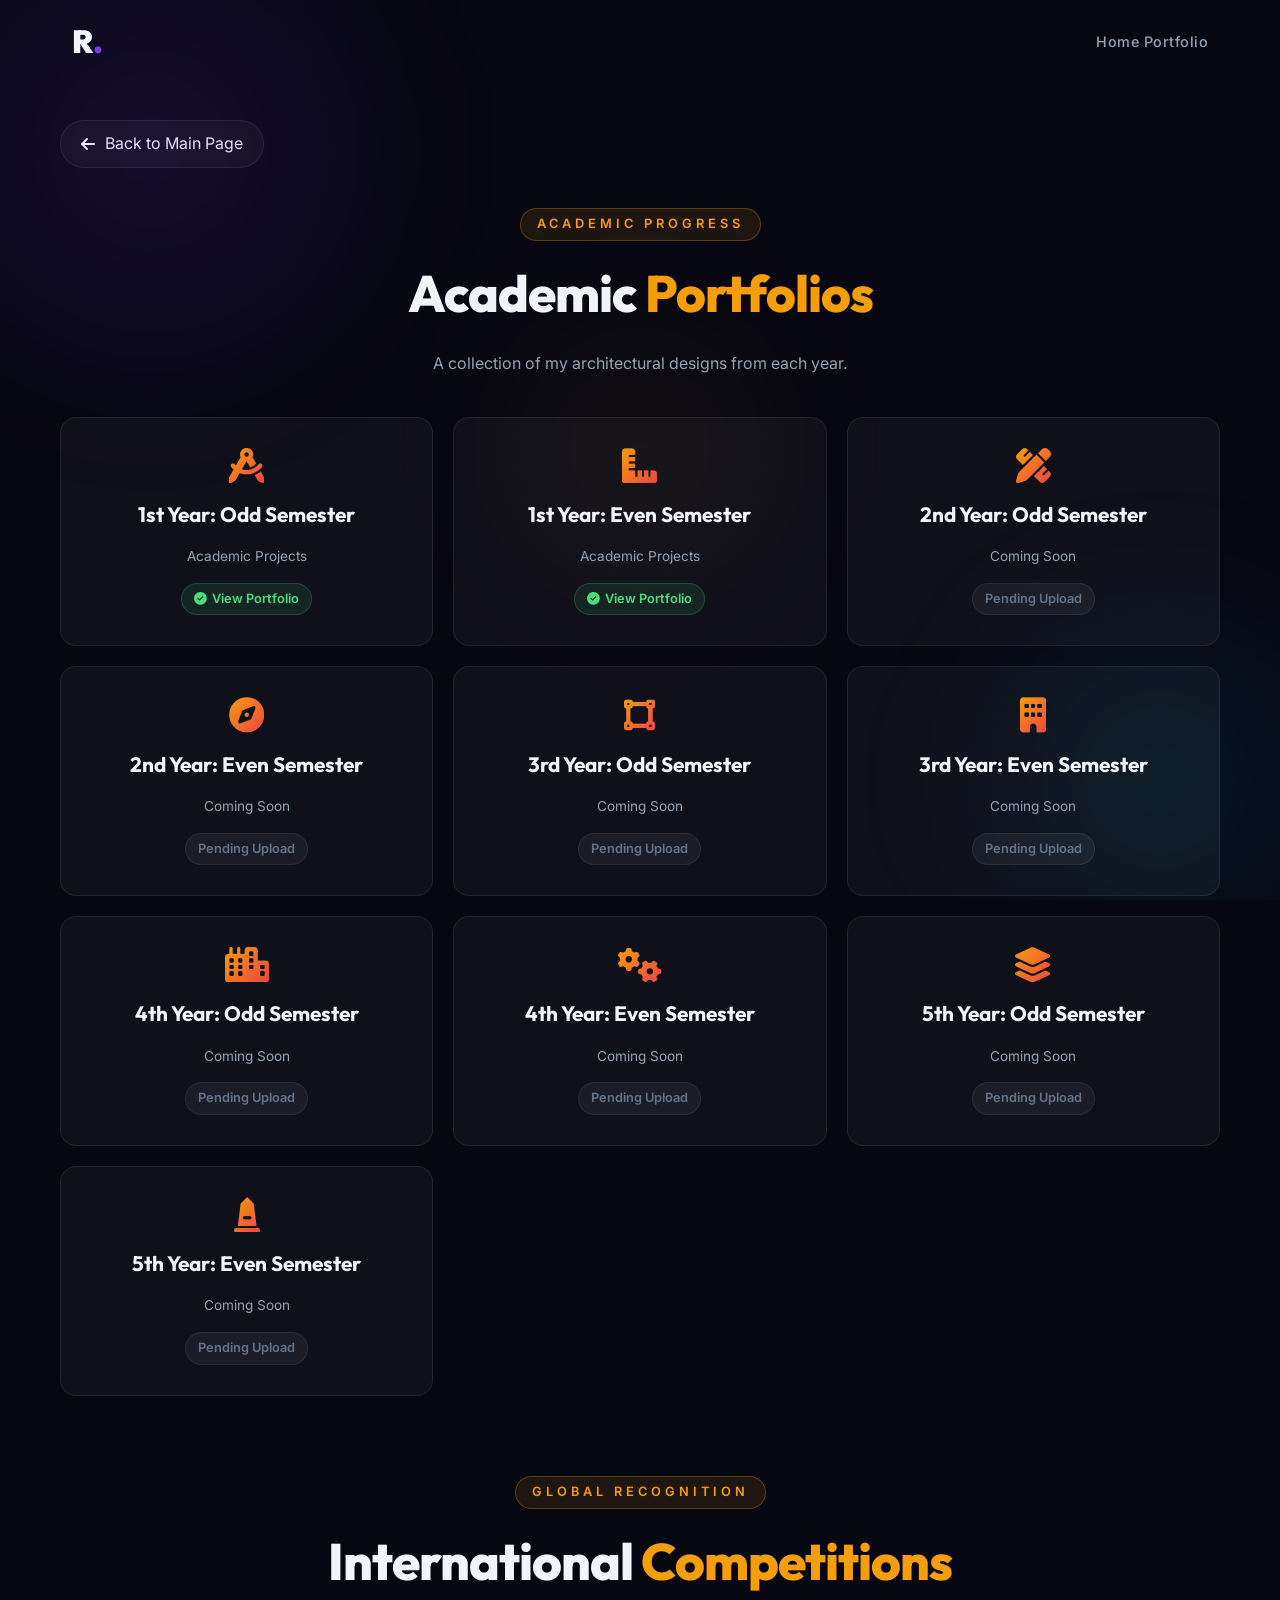
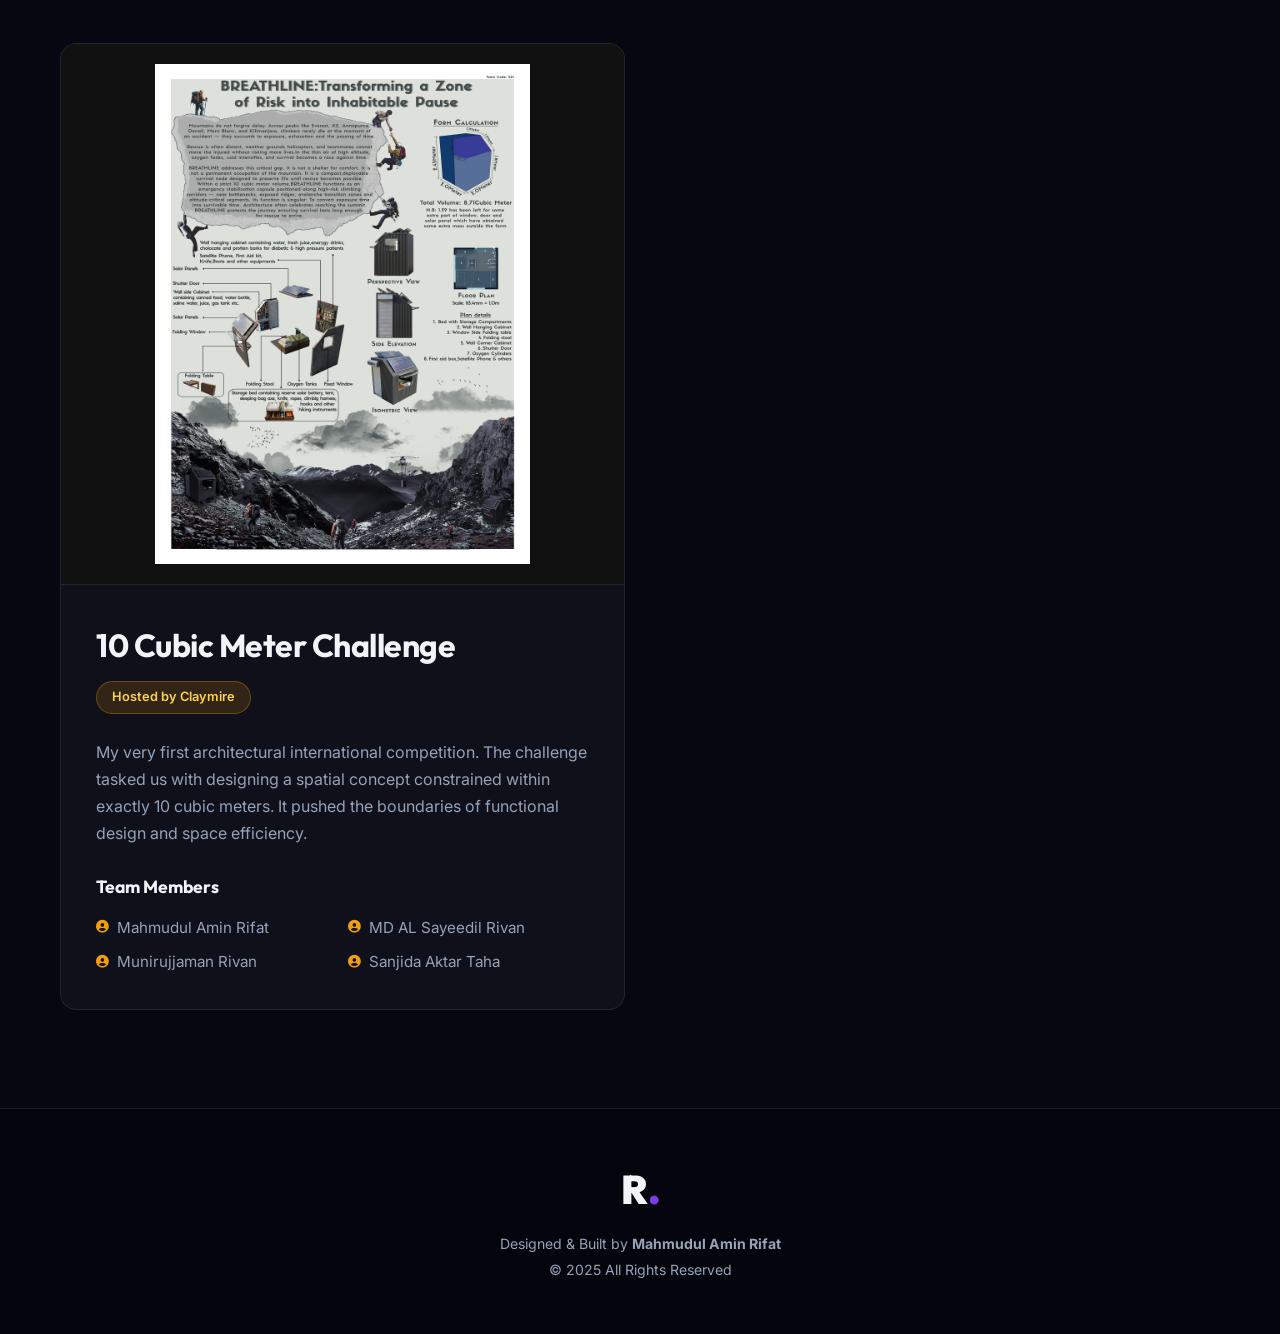
<file: architecture.html>
<!DOCTYPE html>
<html lang="en">

<head>
    <meta charset="UTF-8">
    <meta name="viewport" content="width=device-width, initial-scale=1.0">
    <title>Architecture | Mahmudul Amin Rifat</title>
    <!-- Same head content as main site -->
    <link rel="preconnect" href="https://fonts.googleapis.com" />
    <link rel="preconnect" href="https://fonts.gstatic.com" crossorigin />
    <link
        href="https://fonts.googleapis.com/css2?family=Outfit:wght@300;400;500;600;700;800;900&family=Inter:wght@300;400;500;600&display=swap"
        rel="stylesheet" />
    <link rel="stylesheet" href="https://cdnjs.cloudflare.com/ajax/libs/font-awesome/6.5.0/css/all.min.css" />
    <link rel="stylesheet" href="style.css" />
    <style>
        .architecture-page {
            padding: 120px 20px 60px;
            max-width: 1200px;
            margin: 0 auto;
            min-height: 80vh;
        }

        .masonry-grid {
            column-count: 2;
            column-gap: 30px;
        }

        @media (max-width: 768px) {
            .masonry-grid {
                column-count: 1;
            }
        }

        .back-btn {
            display: inline-flex;
            align-items: center;
            gap: 10px;
            color: var(--text);
            text-decoration: none;
            padding: 10px 20px;
            background: var(--surface);
            border: 1px solid var(--border);
            border-radius: 50px;
            margin-bottom: 40px;
            transition: var(--transition);
        }

        .back-btn:hover {
            background: rgba(124, 58, 237, 0.1);
            border-color: var(--accent);
            color: var(--accent-2);
        }

        .comp-card {
            background: var(--surface);
            border: 1px solid var(--border);
            border-radius: var(--radius);
            overflow: hidden;
            margin-bottom: 30px;
            display: inline-block;
            width: 100%;
            transition: var(--transition);
            break-inside: avoid;
        }

        .comp-card:hover {
            border-color: rgba(245, 158, 11, 0.4);
            box-shadow: 0 15px 35px rgba(0, 0, 0, 0.4);
            transform: translateY(-5px);
        }

        /* Competition Layout */
        .comp-img-wrapper {
            background: #111;
            display: flex;
            align-items: center;
            justify-content: center;
            border-bottom: 1px solid var(--border);
            padding: 20px;
        }

        .comp-img-wrapper img {
            width: 100%;
            height: auto;
            max-height: 500px;
            object-fit: contain;
            border-radius: var(--radius-sm);
        }

        .comp-info {
            padding: 35px;
        }

        .comp-info h2 {
            font-family: var(--font-head);
            font-size: 2rem;
            color: var(--text);
            margin-bottom: 10px;
            letter-spacing: -0.5px;
        }

        .comp-tag {
            display: inline-block;
            background: rgba(245, 158, 11, 0.15);
            color: #fcd34d;
            padding: 5px 15px;
            border-radius: 50px;
            font-size: 0.8rem;
            font-weight: 600;
            margin-bottom: 25px;
            border: 1px solid rgba(245, 158, 11, 0.3);
        }

        .team-list {
            margin-top: 15px;
            list-style: none;
            display: grid;
            grid-template-columns: repeat(auto-fit, minmax(200px, 1fr));
            gap: 10px;
        }

        .team-list li {
            font-size: 0.95rem;
            color: var(--text-muted);
            display: flex;
            align-items: center;
            gap: 8px;
        }

        .team-list li i {
            color: var(--accent-3);
            font-size: 0.8rem;
        }

        /* Year Portfolios */
        .year-grid {
            display: grid;
            grid-template-columns: repeat(auto-fit, minmax(260px, 1fr));
            gap: 20px;
            margin-bottom: 50px;
        }

        .year-card {
            background: var(--surface);
            border: 1px solid var(--border);
            border-radius: var(--radius);
            padding: 30px 20px;
            text-align: center;
            transition: var(--transition);
            text-decoration: none;
            color: var(--text);
            display: flex;
            flex-direction: column;
            align-items: center;
            gap: 15px;
        }

        .year-card:hover {
            background: rgba(245, 158, 11, 0.05);
            border-color: rgba(245, 158, 11, 0.4);
            transform: translateY(-5px);
        }

        .year-icon {
            font-size: 2.2rem;
            background: var(--gradient-warm);
            -webkit-background-clip: text;
            -webkit-text-fill-color: transparent;
            background-clip: text;
        }

        .year-card h3 {
            font-family: var(--font-head);
            font-size: 1.3rem;
            font-weight: 700;
        }

        .year-card p {
            color: var(--text-muted);
            font-size: 0.85rem;
        }

        .year-status {
            font-size: 0.8rem;
            font-weight: 600;
            padding: 5px 12px;
            border-radius: 50px;
            background: rgba(255, 255, 255, 0.05);
            margin-top: auto;
        }

        .status-ready {
            color: #4ade80;
            background: rgba(74, 222, 128, 0.1);
            border: 1px solid rgba(74, 222, 128, 0.2);
        }

        .status-upcoming {
            color: var(--text-dim);
            border: 1px solid var(--border);
        }

        .img-placeholder {
            padding: 80px 20px;
            text-align: center;
            color: var(--text-muted);
        }

        .img-placeholder i {
            font-size: 3rem;
            margin-bottom: 15px;
            color: var(--accent-3);
        }
    </style>
</head>

<body>

    <!-- Animated Background -->
    <div class="bg-animation">
        <div class="orb orb-1"></div>
        <div class="orb orb-2"></div>
        <div class="orb orb-3"></div>
    </div>

    <!-- Navigation -->
    <nav class="navbar scrolled" id="navbar">
        <div class="nav-container">
            <a href="index.html" class="nav-logo">
                <span class="logo-text">R<span class="accent">.</span></span>
            </a>
            <ul class="nav-links">
                <li><a href="index.html" class="nav-link">Home Portfolio</a></li>
            </ul>
        </div>
    </nav>

    <main class="architecture-page">
        <a href="index.html#portfolio" class="back-btn">
            <i class="fas fa-arrow-left"></i> Back to Main Page
        </a>

        <!-- Academic Portfolios Section -->
        <div class="section-header text-center" style="margin-bottom: 40px;">
            <span class="section-tag"
                style="background: rgba(245, 158, 11, 0.1); color: var(--accent-3); border-color: rgba(245, 158, 11, 0.3);">Academic
                Progress</span>
            <h1 class="section-title">Academic <span style="color: var(--accent-3);">Portfolios</span></h1>
            <p class="section-subtitle">A collection of my architectural designs from each year.</p>
        </div>

        <div class="year-grid" style="grid-template-columns: repeat(auto-fit, minmax(280px, 1fr));">
            <!-- 1st Year Odd Semester -->
            <a href="https://drive.google.com/file/d/1WnBuo5X1qrw_F8hsl7kprZK06cp2ptkv/view?usp=sharing" target="_blank"
                class="year-card reveal">
                <i class="fas fa-drafting-compass year-icon"></i>
                <h3>1st Year: Odd Semester</h3>
                <p>Academic Projects</p>
                <div class="year-status status-ready"><i class="fas fa-check-circle" style="margin-right: 5px;"></i>View
                    Portfolio</div>
            </a>

            <!-- 1st Year Even Semester -->
            <a href="https://drive.google.com/file/d/1kFUG4sGcQKH-_8nojMHTxJJO866ha499/view?usp=sharing" target="_blank"
                class="year-card reveal">
                <i class="fas fa-ruler-combined year-icon"></i>
                <h3>1st Year: Even Semester</h3>
                <p>Academic Projects</p>
                <div class="year-status status-ready"><i class="fas fa-check-circle" style="margin-right: 5px;"></i>View
                    Portfolio</div>
            </a>

            <!-- 2nd Year Odd Semester -->
            <a href="#" class="year-card reveal" style="pointer-events: none;">
                <i class="fas fa-pen-ruler year-icon"></i>
                <h3>2nd Year: Odd Semester</h3>
                <p>Coming Soon</p>
                <div class="year-status status-upcoming">Pending Upload</div>
            </a>

            <!-- 2nd Year Even Semester -->
            <a href="#" class="year-card reveal" style="pointer-events: none;">
                <i class="fas fa-compass year-icon"></i>
                <h3>2nd Year: Even Semester</h3>
                <p>Coming Soon</p>
                <div class="year-status status-upcoming">Pending Upload</div>
            </a>

            <!-- 3rd Year Odd Semester -->
            <a href="#" class="year-card reveal" style="pointer-events: none;">
                <i class="fas fa-vector-square year-icon"></i>
                <h3>3rd Year: Odd Semester</h3>
                <p>Coming Soon</p>
                <div class="year-status status-upcoming">Pending Upload</div>
            </a>

            <!-- 3rd Year Even Semester -->
            <a href="#" class="year-card reveal" style="pointer-events: none;">
                <i class="fas fa-building year-icon"></i>
                <h3>3rd Year: Even Semester</h3>
                <p>Coming Soon</p>
                <div class="year-status status-upcoming">Pending Upload</div>
            </a>

            <!-- 4th Year Odd Semester -->
            <a href="#" class="year-card reveal" style="pointer-events: none;">
                <i class="fas fa-city year-icon"></i>
                <h3>4th Year: Odd Semester</h3>
                <p>Coming Soon</p>
                <div class="year-status status-upcoming">Pending Upload</div>
            </a>

            <!-- 4th Year Even Semester -->
            <a href="#" class="year-card reveal" style="pointer-events: none;">
                <i class="fas fa-cogs year-icon"></i>
                <h3>4th Year: Even Semester</h3>
                <p>Coming Soon</p>
                <div class="year-status status-upcoming">Pending Upload</div>
            </a>

            <!-- 5th Year Odd Semester -->
            <a href="#" class="year-card reveal" style="pointer-events: none;">
                <i class="fas fa-layer-group year-icon"></i>
                <h3>5th Year: Odd Semester</h3>
                <p>Coming Soon</p>
                <div class="year-status status-upcoming">Pending Upload</div>
            </a>

            <!-- 5th Year Even Semester -->
            <a href="#" class="year-card reveal" style="pointer-events: none;">
                <i class="fas fa-monument year-icon"></i>
                <h3>5th Year: Even Semester</h3>
                <p>Coming Soon</p>
                <div class="year-status status-upcoming">Pending Upload</div>
            </a>
        </div>


        <!-- International Competitions Section -->
        <div class="section-header text-center" style="margin-top: 80px; margin-bottom: 40px;">
            <span class="section-tag"
                style="background: rgba(245, 158, 11, 0.1); color: var(--accent-3); border-color: rgba(245, 158, 11, 0.3);">Global
                Recognition</span>
            <h1 class="section-title">International <span style="color: var(--accent-3);">Competitions</span></h1>
        </div>

        <div class="masonry-grid">
            <article class="comp-card reveal">
                <div class="comp-img-wrapper">
                    <img src="images/claymire-competition.png" alt="10 Cubic Meter Challenge"
                        onerror="this.style.display='none'; this.nextElementSibling.style.display='block';">
                    <div class="img-placeholder" style="display: none;">
                        <i class="fas fa-image"></i>
                        <p>Image not found.<br>Please save the presentation board as <b>claymire-competition.png</b> in
                            your <b>images</b> folder.</p>
                    </div>
                </div>
                <div class="comp-info">
                    <h2>10 Cubic Meter Challenge</h2>
                    <span class="comp-tag">Hosted by Claymire</span>
                    <p style="color: var(--text-muted); line-height: 1.7;">My very first architectural international
                        competition. The challenge tasked us with designing a spatial concept constrained within exactly
                        10 cubic meters. It pushed the boundaries of functional design and space efficiency.</p>

                    <h4 style="margin-top: 25px; margin-bottom: 5px; font-family: var(--font-head); font-size: 1.1rem;">
                        Team Members</h4>
                    <ul class="team-list">
                        <li><i class="fas fa-user-circle"></i> Mahmudul Amin Rifat</li>
                        <li><i class="fas fa-user-circle"></i> MD AL Sayeedil Rivan</li>
                        <li><i class="fas fa-user-circle"></i> Munirujjaman Rivan</li>
                        <li><i class="fas fa-user-circle"></i> Sanjida Aktar Taha</li>
                    </ul>
                </div>
            </article>
        </div>
    </main>

    <!-- Footer -->
    <footer class="footer">
        <div class="footer-content">
            <div class="footer-logo">R<span class="accent">.</span></div>
            <p>Designed & Built by <strong>Mahmudul Amin Rifat</strong></p>
            <p class="footer-copy">© 2025 All Rights Reserved</p>
        </div>
    </footer>

    <script src="script.js"></script>
    <script>
        document.addEventListener('DOMContentLoaded', () => {
            const reveals = document.querySelectorAll('.reveal');

            const revealOnScroll = () => {
                const windowHeight = window.innerHeight;
                const elementVisible = 100;

                reveals.forEach(reveal => {
                    const elementTop = reveal.getBoundingClientRect().top;
                    if (elementTop < windowHeight - elementVisible) {
                        reveal.classList.add('active');
                    }
                });
            };

            window.addEventListener('scroll', revealOnScroll);
            revealOnScroll();
        });
    </script>
</body>

</html>
</file>
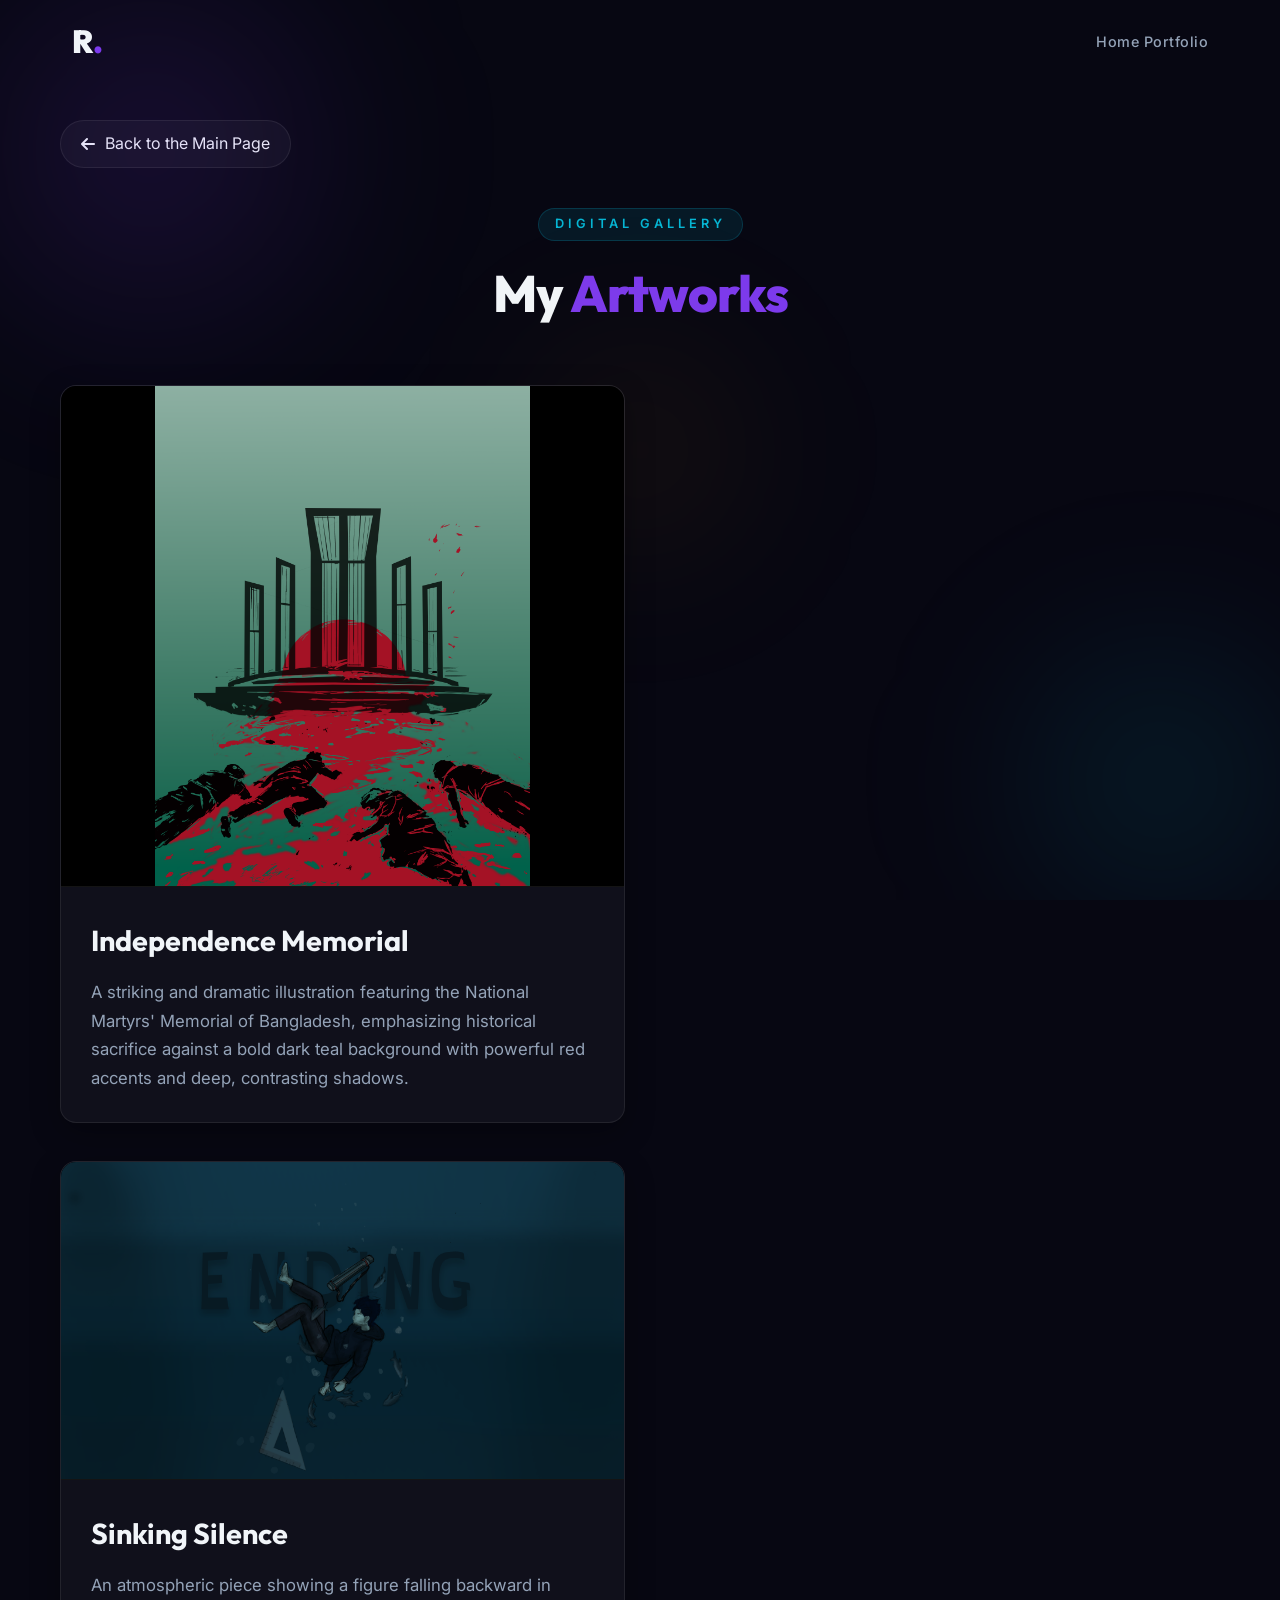
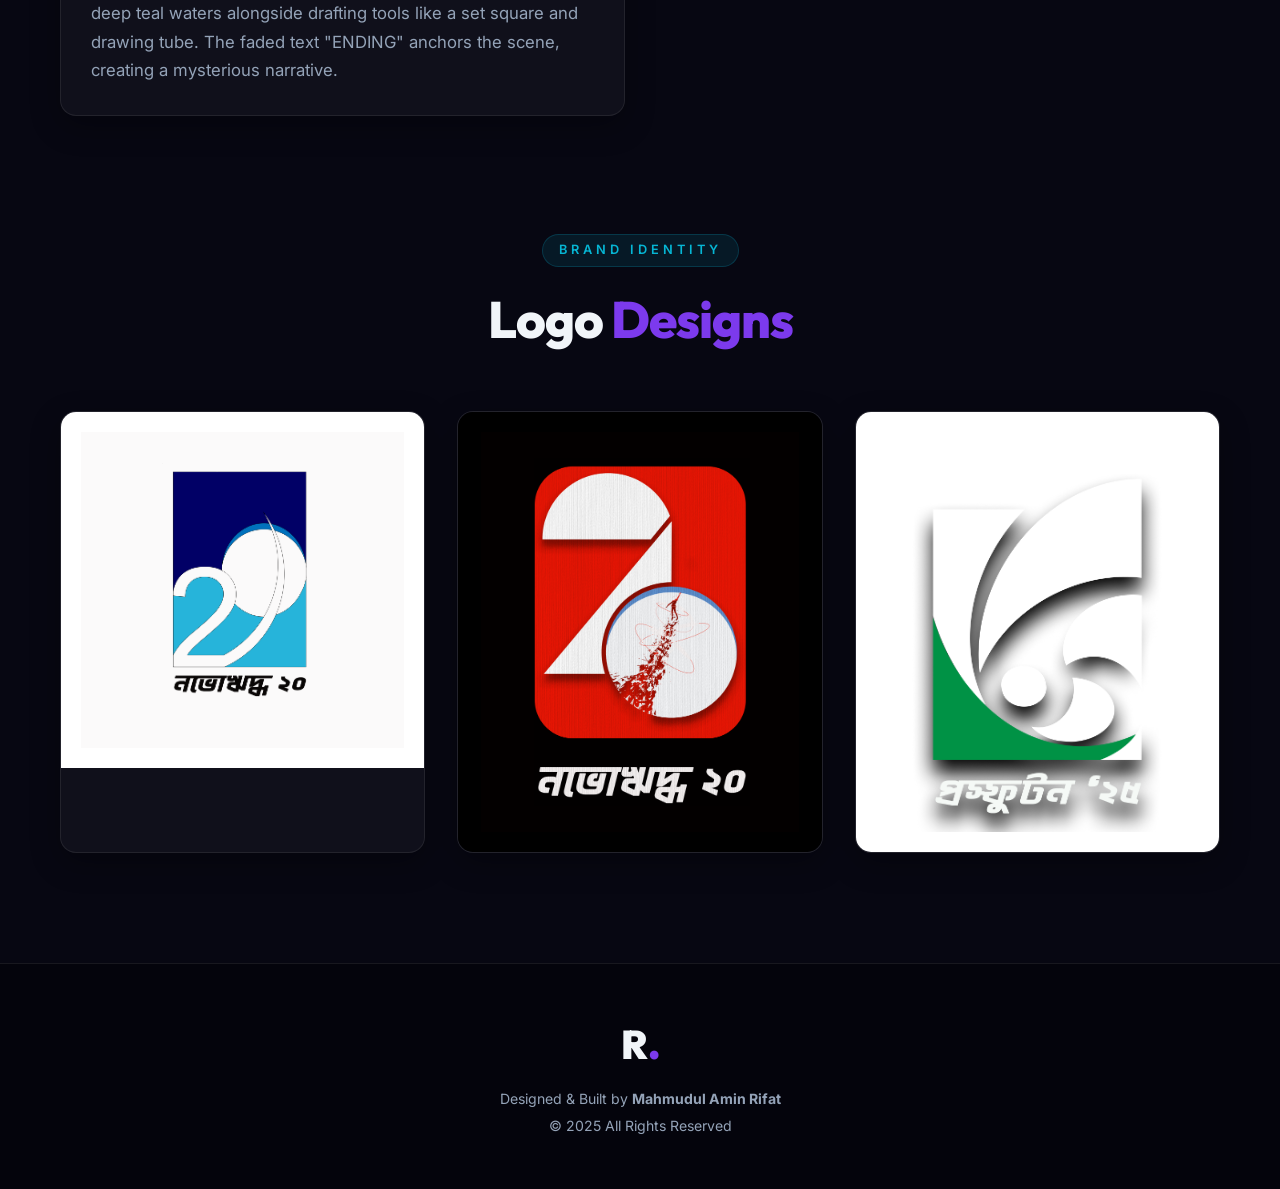
<file: artworks.html>
<!DOCTYPE html>
<html lang="en">
<head>
    <meta charset="UTF-8">
    <meta name="viewport" content="width=device-width, initial-scale=1.0">
    <title>Artworks | Mahmudul Amin Rifat</title>
    <!-- Same head content as main site -->
    <link rel="preconnect" href="https://fonts.googleapis.com" />
    <link rel="preconnect" href="https://fonts.gstatic.com" crossorigin />
    <link href="https://fonts.googleapis.com/css2?family=Outfit:wght@300;400;500;600;700;800;900&family=Inter:wght@300;400;500;600&display=swap" rel="stylesheet" />
    <link rel="stylesheet" href="https://cdnjs.cloudflare.com/ajax/libs/font-awesome/6.5.0/css/all.min.css" />
    <link rel="stylesheet" href="style.css" />
    <style>
        .artworks-page {
            padding: 120px 20px 60px;
            max-width: 1200px;
            margin: 0 auto;
            min-height: 80vh;
        }
        .masonry-grid {
            column-count: 2;
            column-gap: 30px;
        }
        @media (max-width: 768px) {
            .masonry-grid {
                column-count: 1;
            }
        }
        .back-btn {
            display: inline-flex;
            align-items: center;
            gap: 10px;
            color: var(--text);
            text-decoration: none;
            padding: 10px 20px;
            background: var(--surface);
            border: 1px solid var(--border);
            border-radius: 50px;
            margin-bottom: 40px;
            transition: var(--transition);
        }
        .back-btn:hover {
            background: rgba(124, 58, 237, 0.1);
            border-color: var(--accent);
            color: var(--accent-2);
        }
        .artwork-post {
            background: var(--surface);
            border: 1px solid var(--border);
            border-radius: var(--radius);
            overflow: hidden;
            margin-bottom: 30px;
            display: inline-block;
            width: 100%;
            transition: var(--transition);
            box-shadow: 0 10px 30px rgba(0,0,0,0.3);
            break-inside: avoid;
        }
        .artwork-post:hover {
            border-color: rgba(124, 58, 237, 0.4);
            box-shadow: 0 20px 40px rgba(0,0,0,0.4);
            transform: translateY(-5px);
        }
        .artwork-img-wrapper {
            background: #000;
            display: flex;
            justify-content: center;
            align-items: center;
            border-bottom: 1px solid var(--border);
        }
        .artwork-img-wrapper img {
            width: 100%;
            height: auto;
            max-height: 500px;
            object-fit: contain;
            display: block;
        }
        .artwork-details {
            padding: 30px;
        }
        .artwork-details h2 {
            font-family: var(--font-head);
            font-size: 1.8rem;
            margin-bottom: 15px;
            color: var(--text);
        }
        .artwork-details p {
            color: var(--text-muted);
            line-height: 1.7;
            font-size: 1.05rem;
        }
        .img-placeholder {
            padding: 100px 20px;
            text-align: center;
            color: var(--text-muted);
            background: rgba(0,0,0,0.3);
            width: 100%;
        }
        .img-placeholder i {
            font-size: 3rem;
            margin-bottom: 15px;
            color: var(--accent-2);
        }
    </style>
</head>
<body>

    <!-- Animated Background -->
    <div class="bg-animation">
        <div class="orb orb-1"></div>
        <div class="orb orb-2"></div>
        <div class="orb orb-3"></div>
    </div>

    <!-- Navigation -->
    <nav class="navbar scrolled" id="navbar">
        <div class="nav-container">
            <a href="index.html" class="nav-logo">
                <span class="logo-text">R<span class="accent">.</span></span>
            </a>
            <ul class="nav-links">
                <li><a href="index.html" class="nav-link">Home Portfolio</a></li>
            </ul>
        </div>
    </nav>

    <main class="artworks-page">
        <a href="index.html#portfolio" class="back-btn">
            <i class="fas fa-arrow-left"></i> Back to the Main Page
        </a>

        <div class="section-header text-center" style="margin-bottom: 50px;">
            <span class="section-tag">Digital Gallery</span>
            <h1 class="section-title">My <span class="accent">Artworks</span></h1>
        </div>

        <div class="masonry-grid">
            <!-- Artwork 1 -->
            <article class="artwork-post reveal">
                <div class="artwork-img-wrapper">
                    <!-- If the image cannot load, the placeholder script will show -->
                    <img src="images/martyrs-memorial.png" alt="Independence Memorial" onerror="this.style.display='none'; this.nextElementSibling.style.display='block';">
                    <div class="img-placeholder" style="display: none;">
                        <i class="fas fa-image"></i>
                        <p>Oops! The image file wasn't found.<br>Please save the red/green illustration as <b>martyrs-memorial.png</b> in your <b>images</b> folder.</p>
                    </div>
                </div>
                <div class="artwork-details">
                    <h2>Independence Memorial</h2>
                    <p>A striking and dramatic illustration featuring the National Martyrs' Memorial of Bangladesh, emphasizing historical sacrifice against a bold dark teal background with powerful red accents and deep, contrasting shadows.</p>
                </div>
            </article>

            <!-- Artwork 2 -->
            <article class="artwork-post reveal">
                <div class="artwork-img-wrapper">
                    <img src="images/ending-underwater.png" alt="Sinking Silence" onerror="this.style.display='none'; this.nextElementSibling.style.display='block';">
                    <div class="img-placeholder" style="display: none;">
                        <i class="fas fa-image"></i>
                        <p>Oops! The image file wasn't found.<br>Please save the underwater illustration as <b>ending-underwater.png</b> in your <b>images</b> folder.</p>
                    </div>
                </div>
                <div class="artwork-details">
                    <h2>Sinking Silence</h2>
                    <p>An atmospheric piece showing a figure falling backward in deep teal waters alongside drafting tools like a set square and drawing tube. The faded text "ENDING" anchors the scene, creating a mysterious narrative.</p>
                </div>
            </article>
        </div>

        <div class="section-header text-center" style="margin-top: 80px; margin-bottom: 50px;">
            <span class="section-tag">Brand Identity</span>
            <h1 class="section-title">Logo <span class="accent">Designs</span></h1>
        </div>

        <div style="display: grid; grid-template-columns: repeat(auto-fit, minmax(250px, 1fr)); gap: 2rem; margin-bottom: 50px;">
            <!-- Logo 1 -->
            <article class="artwork-post reveal" style="margin-bottom: 0;">
                <div class="artwork-img-wrapper" style="border-bottom: none; background: #fff; padding: 20px;">
                    <img src="images/logo-1.png" alt="Logo Design 1" style="object-fit: contain; width: 100%; height: auto; max-height: 400px;" onerror="this.style.display='none'; this.nextElementSibling.style.display='block';">
                    <div class="img-placeholder" style="display: none; padding: 50px 20px; background: rgba(0,0,0,0.1); color: var(--text);">
                        <i class="fas fa-image"></i>
                        <p>Please save image as<br><b>logo-1.png</b></p>
                    </div>
                </div>
            </article>

            <!-- Logo 2 -->
            <article class="artwork-post reveal" style="margin-bottom: 0;">
                <div class="artwork-img-wrapper" style="border-bottom: none; background: #000; padding: 20px;">
                    <img src="images/logo-2.png" alt="Logo Design 2" style="object-fit: contain; width: 100%; height: auto; max-height: 400px;" onerror="this.style.display='none'; this.nextElementSibling.style.display='block';">
                    <div class="img-placeholder" style="display: none; padding: 50px 20px;">
                        <i class="fas fa-image"></i>
                        <p>Please save image as<br><b>logo-2.png</b></p>
                    </div>
                </div>
            </article>

            <!-- Logo 3 -->
            <article class="artwork-post reveal" style="margin-bottom: 0;">
                <div class="artwork-img-wrapper" style="border-bottom: none; background: #fff; padding: 20px;">
                    <img src="images/logo-3.png" alt="Logo Design 3" style="object-fit: contain; width: 100%; height: auto; max-height: 400px;" onerror="this.style.display='none'; this.nextElementSibling.style.display='block';">
                    <div class="img-placeholder" style="display: none; padding: 50px 20px; background: rgba(0,0,0,0.1); color: var(--text);">
                        <i class="fas fa-image"></i>
                        <p>Please save image as<br><b>logo-3.png</b></p>
                    </div>
                </div>
            </article>
        </div>
    </main>

    <!-- Footer -->
    <footer class="footer">
        <div class="footer-content">
            <div class="footer-logo">R<span class="accent">.</span></div>
            <p>Designed & Built by <strong>Mahmudul Amin Rifat</strong></p>
            <p class="footer-copy">© 2025 All Rights Reserved</p>
        </div>
    </footer>

    <script src="script.js"></script>
    <script>
        // Simple script to handle 'reveal' animations on scroll if the generic script.js is missing it for this page
        document.addEventListener('DOMContentLoaded', () => {
            const reveals = document.querySelectorAll('.reveal');
            
            const revealOnScroll = () => {
                const windowHeight = window.innerHeight;
                const elementVisible = 100;
                
                reveals.forEach(reveal => {
                    const elementTop = reveal.getBoundingClientRect().top;
                    if (elementTop < windowHeight - elementVisible) {
                        reveal.classList.add('active');
                    }
                });
            };
            
            window.addEventListener('scroll', revealOnScroll);
            revealOnScroll(); // Trigger immediately
        });
    </script>
</body>
</html>
</file>
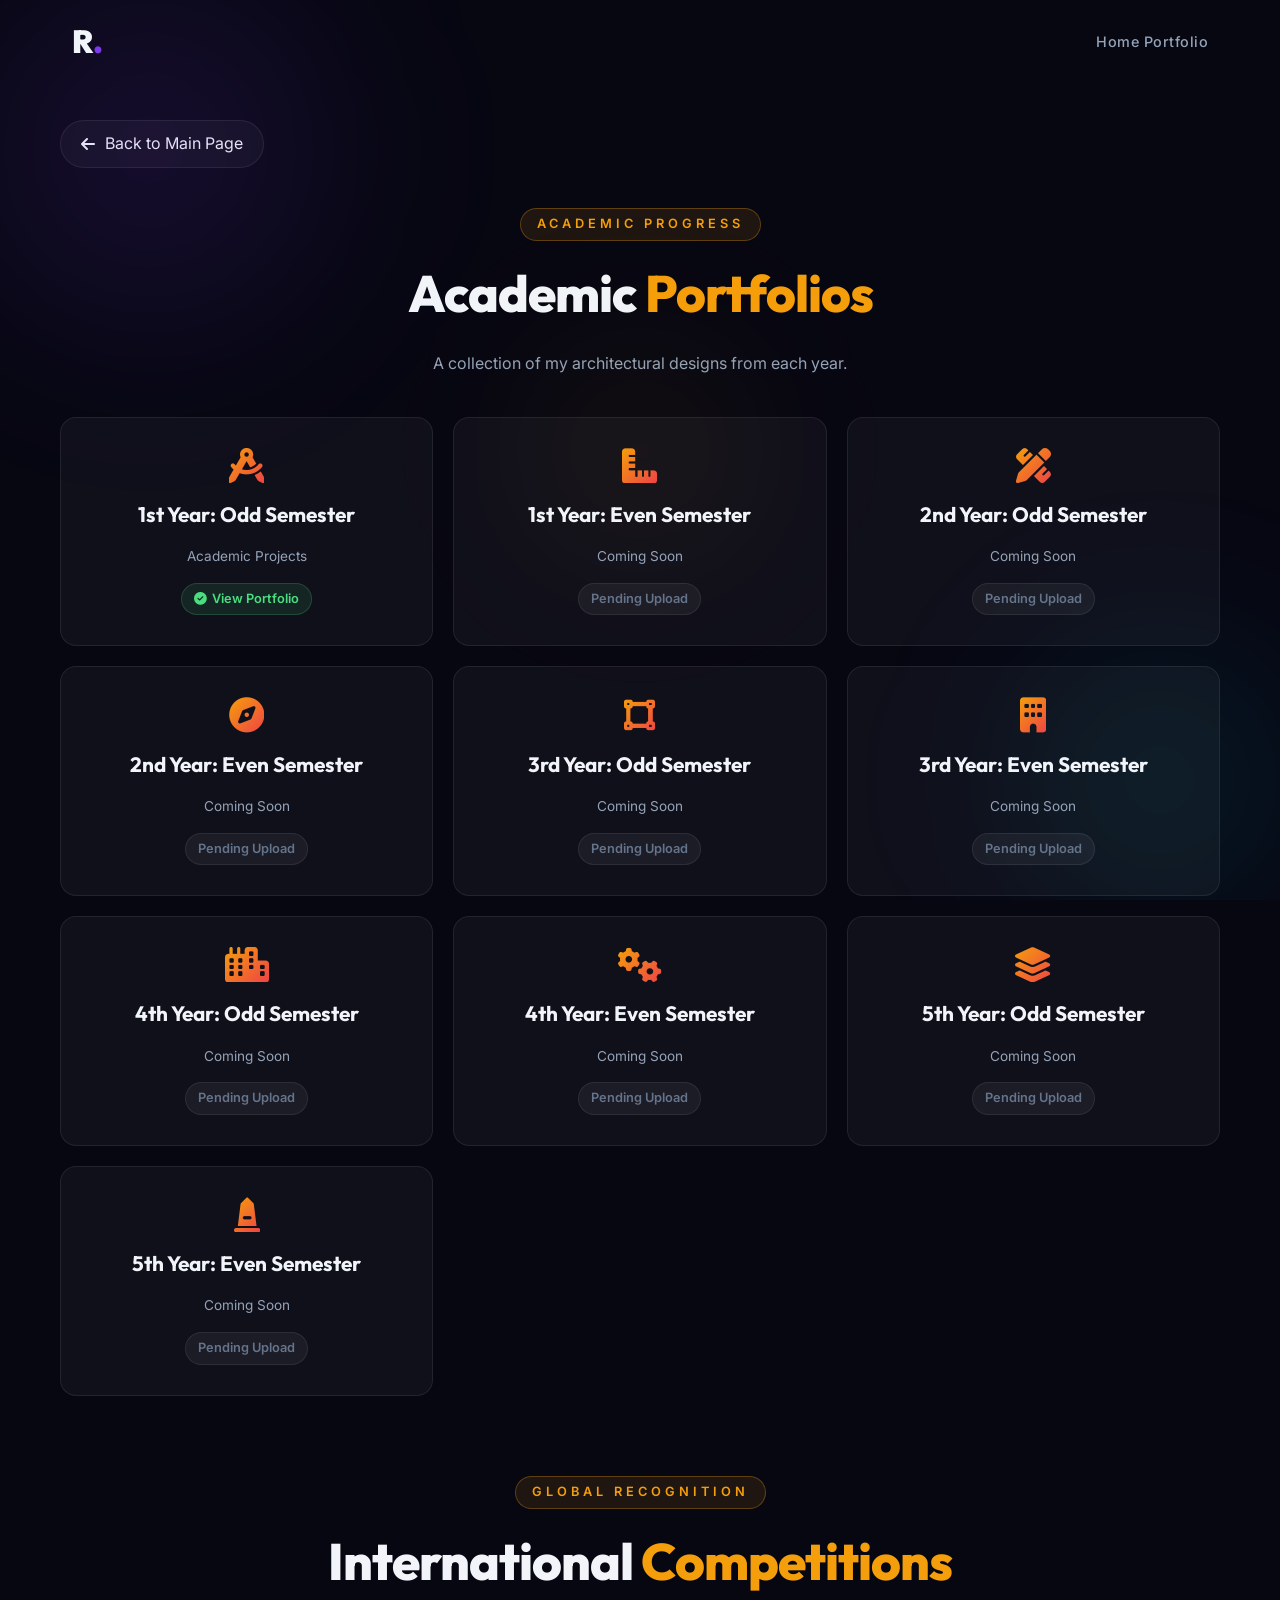
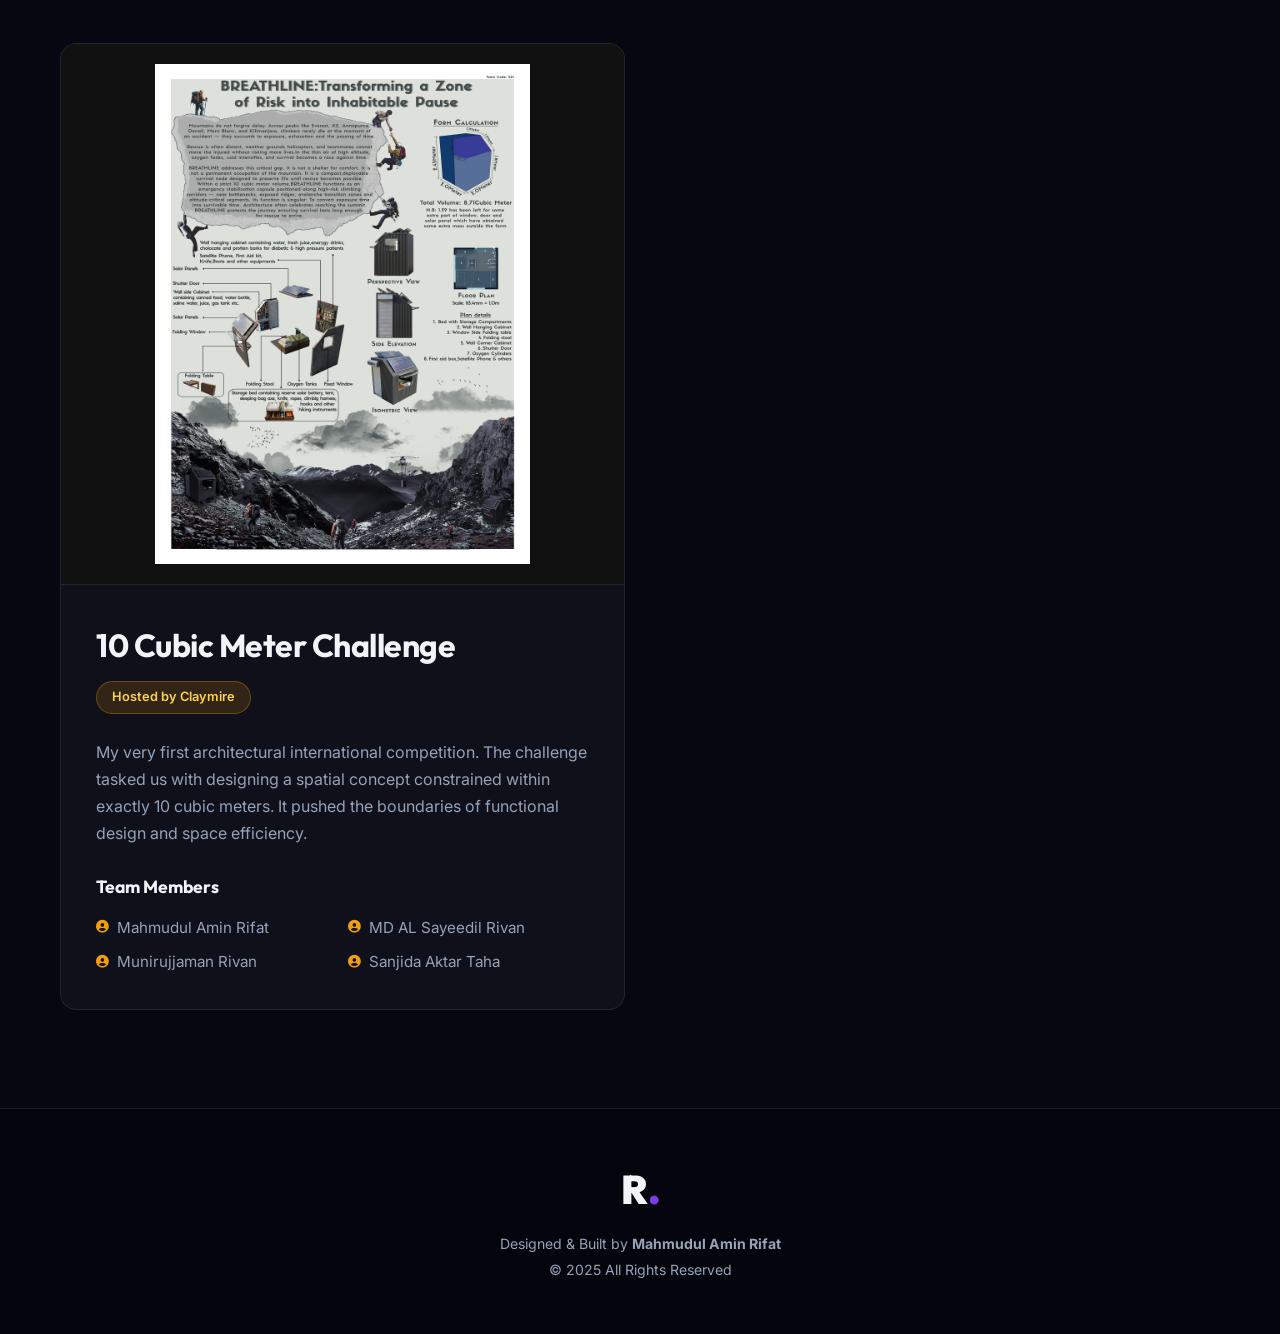
<file: portfolio-website/architecture.html>
<!DOCTYPE html>
<html lang="en">

<head>
    <meta charset="UTF-8">
    <meta name="viewport" content="width=device-width, initial-scale=1.0">
    <title>Architecture | Mahmudul Amin Rifat</title>
    <!-- Same head content as main site -->
    <link rel="preconnect" href="https://fonts.googleapis.com" />
    <link rel="preconnect" href="https://fonts.gstatic.com" crossorigin />
    <link
        href="https://fonts.googleapis.com/css2?family=Outfit:wght@300;400;500;600;700;800;900&family=Inter:wght@300;400;500;600&display=swap"
        rel="stylesheet" />
    <link rel="stylesheet" href="https://cdnjs.cloudflare.com/ajax/libs/font-awesome/6.5.0/css/all.min.css" />
    <link rel="stylesheet" href="style.css" />
    <style>
        .architecture-page {
            padding: 120px 20px 60px;
            max-width: 1200px;
            margin: 0 auto;
            min-height: 80vh;
        }

        .masonry-grid {
            column-count: 2;
            column-gap: 30px;
        }

        @media (max-width: 768px) {
            .masonry-grid {
                column-count: 1;
            }
        }

        .back-btn {
            display: inline-flex;
            align-items: center;
            gap: 10px;
            color: var(--text);
            text-decoration: none;
            padding: 10px 20px;
            background: var(--surface);
            border: 1px solid var(--border);
            border-radius: 50px;
            margin-bottom: 40px;
            transition: var(--transition);
        }

        .back-btn:hover {
            background: rgba(124, 58, 237, 0.1);
            border-color: var(--accent);
            color: var(--accent-2);
        }

        .comp-card {
            background: var(--surface);
            border: 1px solid var(--border);
            border-radius: var(--radius);
            overflow: hidden;
            margin-bottom: 30px;
            display: inline-block;
            width: 100%;
            transition: var(--transition);
            break-inside: avoid;
        }

        .comp-card:hover {
            border-color: rgba(245, 158, 11, 0.4);
            box-shadow: 0 15px 35px rgba(0, 0, 0, 0.4);
            transform: translateY(-5px);
        }

        /* Competition Layout */
        .comp-img-wrapper {
            background: #111;
            display: flex;
            align-items: center;
            justify-content: center;
            border-bottom: 1px solid var(--border);
            padding: 20px;
        }

        .comp-img-wrapper img {
            width: 100%;
            height: auto;
            max-height: 500px;
            object-fit: contain;
            border-radius: var(--radius-sm);
        }

        .comp-info {
            padding: 35px;
        }

        .comp-info h2 {
            font-family: var(--font-head);
            font-size: 2rem;
            color: var(--text);
            margin-bottom: 10px;
            letter-spacing: -0.5px;
        }

        .comp-tag {
            display: inline-block;
            background: rgba(245, 158, 11, 0.15);
            color: #fcd34d;
            padding: 5px 15px;
            border-radius: 50px;
            font-size: 0.8rem;
            font-weight: 600;
            margin-bottom: 25px;
            border: 1px solid rgba(245, 158, 11, 0.3);
        }

        .team-list {
            margin-top: 15px;
            list-style: none;
            display: grid;
            grid-template-columns: repeat(auto-fit, minmax(200px, 1fr));
            gap: 10px;
        }

        .team-list li {
            font-size: 0.95rem;
            color: var(--text-muted);
            display: flex;
            align-items: center;
            gap: 8px;
        }

        .team-list li i {
            color: var(--accent-3);
            font-size: 0.8rem;
        }

        /* Year Portfolios */
        .year-grid {
            display: grid;
            grid-template-columns: repeat(auto-fit, minmax(260px, 1fr));
            gap: 20px;
            margin-bottom: 50px;
        }

        .year-card {
            background: var(--surface);
            border: 1px solid var(--border);
            border-radius: var(--radius);
            padding: 30px 20px;
            text-align: center;
            transition: var(--transition);
            text-decoration: none;
            color: var(--text);
            display: flex;
            flex-direction: column;
            align-items: center;
            gap: 15px;
        }

        .year-card:hover {
            background: rgba(245, 158, 11, 0.05);
            border-color: rgba(245, 158, 11, 0.4);
            transform: translateY(-5px);
        }

        .year-icon {
            font-size: 2.2rem;
            background: var(--gradient-warm);
            -webkit-background-clip: text;
            -webkit-text-fill-color: transparent;
            background-clip: text;
        }

        .year-card h3 {
            font-family: var(--font-head);
            font-size: 1.3rem;
            font-weight: 700;
        }

        .year-card p {
            color: var(--text-muted);
            font-size: 0.85rem;
        }

        .year-status {
            font-size: 0.8rem;
            font-weight: 600;
            padding: 5px 12px;
            border-radius: 50px;
            background: rgba(255, 255, 255, 0.05);
            margin-top: auto;
        }

        .status-ready {
            color: #4ade80;
            background: rgba(74, 222, 128, 0.1);
            border: 1px solid rgba(74, 222, 128, 0.2);
        }

        .status-upcoming {
            color: var(--text-dim);
            border: 1px solid var(--border);
        }

        .img-placeholder {
            padding: 80px 20px;
            text-align: center;
            color: var(--text-muted);
        }

        .img-placeholder i {
            font-size: 3rem;
            margin-bottom: 15px;
            color: var(--accent-3);
        }
    </style>
</head>

<body>

    <!-- Animated Background -->
    <div class="bg-animation">
        <div class="orb orb-1"></div>
        <div class="orb orb-2"></div>
        <div class="orb orb-3"></div>
    </div>

    <!-- Navigation -->
    <nav class="navbar scrolled" id="navbar">
        <div class="nav-container">
            <a href="index.html" class="nav-logo">
                <span class="logo-text">R<span class="accent">.</span></span>
            </a>
            <ul class="nav-links">
                <li><a href="index.html" class="nav-link">Home Portfolio</a></li>
            </ul>
        </div>
    </nav>

    <main class="architecture-page">
        <a href="index.html#portfolio" class="back-btn">
            <i class="fas fa-arrow-left"></i> Back to Main Page
        </a>

        <!-- Academic Portfolios Section -->
        <div class="section-header text-center" style="margin-bottom: 40px;">
            <span class="section-tag"
                style="background: rgba(245, 158, 11, 0.1); color: var(--accent-3); border-color: rgba(245, 158, 11, 0.3);">Academic
                Progress</span>
            <h1 class="section-title">Academic <span style="color: var(--accent-3);">Portfolios</span></h1>
            <p class="section-subtitle">A collection of my architectural designs from each year.</p>
        </div>

        <div class="year-grid" style="grid-template-columns: repeat(auto-fit, minmax(280px, 1fr));">
            <!-- 1st Year Odd Semester -->
            <a href="https://drive.google.com/file/d/1WnBuo5X1qrw_F8hsl7kprZK06cp2ptkv/view?usp=sharing" target="_blank"
                class="year-card reveal">
                <i class="fas fa-drafting-compass year-icon"></i>
                <h3>1st Year: Odd Semester</h3>
                <p>Academic Projects</p>
                <div class="year-status status-ready"><i class="fas fa-check-circle" style="margin-right: 5px;"></i>View
                    Portfolio</div>
            </a>

            <!-- 1st Year Even Semester -->
            <a href="#" class="year-card reveal" style="pointer-events: none;">
                <i class="fas fa-ruler-combined year-icon"></i>
                <h3>1st Year: Even Semester</h3>
                <p>Coming Soon</p>
                <div class="year-status status-upcoming">Pending Upload</div>
            </a>

            <!-- 2nd Year Odd Semester -->
            <a href="#" class="year-card reveal" style="pointer-events: none;">
                <i class="fas fa-pen-ruler year-icon"></i>
                <h3>2nd Year: Odd Semester</h3>
                <p>Coming Soon</p>
                <div class="year-status status-upcoming">Pending Upload</div>
            </a>

            <!-- 2nd Year Even Semester -->
            <a href="#" class="year-card reveal" style="pointer-events: none;">
                <i class="fas fa-compass year-icon"></i>
                <h3>2nd Year: Even Semester</h3>
                <p>Coming Soon</p>
                <div class="year-status status-upcoming">Pending Upload</div>
            </a>

            <!-- 3rd Year Odd Semester -->
            <a href="#" class="year-card reveal" style="pointer-events: none;">
                <i class="fas fa-vector-square year-icon"></i>
                <h3>3rd Year: Odd Semester</h3>
                <p>Coming Soon</p>
                <div class="year-status status-upcoming">Pending Upload</div>
            </a>

            <!-- 3rd Year Even Semester -->
            <a href="#" class="year-card reveal" style="pointer-events: none;">
                <i class="fas fa-building year-icon"></i>
                <h3>3rd Year: Even Semester</h3>
                <p>Coming Soon</p>
                <div class="year-status status-upcoming">Pending Upload</div>
            </a>

            <!-- 4th Year Odd Semester -->
            <a href="#" class="year-card reveal" style="pointer-events: none;">
                <i class="fas fa-city year-icon"></i>
                <h3>4th Year: Odd Semester</h3>
                <p>Coming Soon</p>
                <div class="year-status status-upcoming">Pending Upload</div>
            </a>

            <!-- 4th Year Even Semester -->
            <a href="#" class="year-card reveal" style="pointer-events: none;">
                <i class="fas fa-cogs year-icon"></i>
                <h3>4th Year: Even Semester</h3>
                <p>Coming Soon</p>
                <div class="year-status status-upcoming">Pending Upload</div>
            </a>

            <!-- 5th Year Odd Semester -->
            <a href="#" class="year-card reveal" style="pointer-events: none;">
                <i class="fas fa-layer-group year-icon"></i>
                <h3>5th Year: Odd Semester</h3>
                <p>Coming Soon</p>
                <div class="year-status status-upcoming">Pending Upload</div>
            </a>

            <!-- 5th Year Even Semester -->
            <a href="#" class="year-card reveal" style="pointer-events: none;">
                <i class="fas fa-monument year-icon"></i>
                <h3>5th Year: Even Semester</h3>
                <p>Coming Soon</p>
                <div class="year-status status-upcoming">Pending Upload</div>
            </a>
        </div>


        <!-- International Competitions Section -->
        <div class="section-header text-center" style="margin-top: 80px; margin-bottom: 40px;">
            <span class="section-tag"
                style="background: rgba(245, 158, 11, 0.1); color: var(--accent-3); border-color: rgba(245, 158, 11, 0.3);">Global
                Recognition</span>
            <h1 class="section-title">International <span style="color: var(--accent-3);">Competitions</span></h1>
        </div>

        <div class="masonry-grid">
            <article class="comp-card reveal">
                <div class="comp-img-wrapper">
                    <img src="images/claymire-competition.png" alt="10 Cubic Meter Challenge"
                        onerror="this.style.display='none'; this.nextElementSibling.style.display='block';">
                    <div class="img-placeholder" style="display: none;">
                        <i class="fas fa-image"></i>
                        <p>Image not found.<br>Please save the presentation board as <b>claymire-competition.png</b> in
                            your <b>images</b> folder.</p>
                    </div>
                </div>
                <div class="comp-info">
                    <h2>10 Cubic Meter Challenge</h2>
                    <span class="comp-tag">Hosted by Claymire</span>
                    <p style="color: var(--text-muted); line-height: 1.7;">My very first architectural international
                        competition. The challenge tasked us with designing a spatial concept constrained within exactly
                        10 cubic meters. It pushed the boundaries of functional design and space efficiency.</p>

                    <h4 style="margin-top: 25px; margin-bottom: 5px; font-family: var(--font-head); font-size: 1.1rem;">
                        Team Members</h4>
                    <ul class="team-list">
                        <li><i class="fas fa-user-circle"></i> Mahmudul Amin Rifat</li>
                        <li><i class="fas fa-user-circle"></i> MD AL Sayeedil Rivan</li>
                        <li><i class="fas fa-user-circle"></i> Munirujjaman Rivan</li>
                        <li><i class="fas fa-user-circle"></i> Sanjida Aktar Taha</li>
                    </ul>
                </div>
            </article>
        </div>
    </main>

    <!-- Footer -->
    <footer class="footer">
        <div class="footer-content">
            <div class="footer-logo">R<span class="accent">.</span></div>
            <p>Designed & Built by <strong>Mahmudul Amin Rifat</strong></p>
            <p class="footer-copy">© 2025 All Rights Reserved</p>
        </div>
    </footer>

    <script src="script.js"></script>
    <script>
        document.addEventListener('DOMContentLoaded', () => {
            const reveals = document.querySelectorAll('.reveal');

            const revealOnScroll = () => {
                const windowHeight = window.innerHeight;
                const elementVisible = 100;

                reveals.forEach(reveal => {
                    const elementTop = reveal.getBoundingClientRect().top;
                    if (elementTop < windowHeight - elementVisible) {
                        reveal.classList.add('active');
                    }
                });
            };

            window.addEventListener('scroll', revealOnScroll);
            revealOnScroll();
        });
    </script>
</body>

</html>
</file>
<file: style.css>
/* ===========================
   RESET & BASE
=========================== */
*,
*::before,
*::after {
  margin: 0;
  padding: 0;
  box-sizing: border-box;
}

:root {
  --bg: #070712;
  --bg-2: #0d0d1f;
  --surface: rgba(255, 255, 255, 0.04);
  --surface-hover: rgba(255, 255, 255, 0.08);
  --border: rgba(255, 255, 255, 0.08);
  --accent: #7c3aed;
  --accent-2: #06b6d4;
  --accent-3: #f59e0b;
  --gradient: linear-gradient(135deg, #7c3aed, #06b6d4);
  --gradient-warm: linear-gradient(135deg, #f59e0b, #ef4444);
  --text: #f1f5f9;
  --text-muted: #94a3b8;
  --text-dim: #64748b;
  --font-head: 'Outfit', sans-serif;
  --font-body: 'Inter', sans-serif;
  --radius: 16px;
  --radius-sm: 8px;
  --shadow: 0 25px 50px rgba(0, 0, 0, 0.5);
  --transition: all 0.35s cubic-bezier(0.4, 0, 0.2, 1);
}

html {
  scroll-behavior: smooth;
  font-size: 16px;
}

body {
  font-family: var(--font-body);
  background: var(--bg);
  color: var(--text);
  overflow-x: hidden;
  line-height: 1.6;
}

/* ===========================
   ANIMATED BACKGROUND
=========================== */
.bg-animation {
  position: fixed;
  inset: 0;
  pointer-events: none;
  z-index: 0;
  overflow: hidden;
}

.orb {
  position: absolute;
  border-radius: 50%;
  filter: blur(80px);
  animation: orbFloat 12s ease-in-out infinite alternate;
}

.orb-1 {
  width: 500px;
  height: 500px;
  background: radial-gradient(circle, rgba(124, 58, 237, 0.18), transparent 70%);
  top: -100px;
  left: -100px;
  animation-delay: 0s;
}

.orb-2 {
  width: 400px;
  height: 400px;
  background: radial-gradient(circle, rgba(6, 182, 212, 0.15), transparent 70%);
  bottom: -80px;
  right: -80px;
  animation-delay: -4s;
}

.orb-3 {
  width: 300px;
  height: 300px;
  background: radial-gradient(circle, rgba(245, 158, 11, 0.1), transparent 70%);
  top: 50%;
  left: 50%;
  transform: translate(-50%, -50%);
  animation-delay: -8s;
}

@keyframes orbFloat {
  0% {
    transform: translate(0, 0) scale(1);
  }

  100% {
    transform: translate(40px, 30px) scale(1.1);
  }
}

/* ===========================
   NAVBAR
=========================== */
.navbar {
  position: fixed;
  top: 0;
  left: 0;
  right: 0;
  z-index: 1000;
  padding: 1rem 0;
  transition: var(--transition);
}

.navbar.scrolled {
  background: rgba(7, 7, 18, 0.85);
  backdrop-filter: blur(20px);
  -webkit-backdrop-filter: blur(20px);
  border-bottom: 1px solid var(--border);
  padding: 0.6rem 0;
}

.nav-container {
  max-width: 1200px;
  margin: 0 auto;
  padding: 0 2rem;
  display: flex;
  align-items: center;
  justify-content: space-between;
}

.nav-logo {
  text-decoration: none;
}

.logo-text {
  font-family: var(--font-head);
  font-size: 2rem;
  font-weight: 900;
  color: var(--text);
  letter-spacing: -1px;
}

.accent {
  color: var(--accent);
}

.nav-links {
  display: flex;
  list-style: none;
  gap: 2.5rem;
  align-items: center;
}

.nav-link {
  text-decoration: none;
  color: var(--text-muted);
  font-size: 0.9rem;
  font-weight: 500;
  letter-spacing: 0.5px;
  transition: var(--transition);
  position: relative;
}

.nav-link::after {
  content: '';
  position: absolute;
  bottom: -4px;
  left: 0;
  width: 0;
  height: 2px;
  background: var(--gradient);
  border-radius: 2px;
  transition: var(--transition);
}

.nav-link:hover {
  color: var(--text);
}

.nav-link:hover::after {
  width: 100%;
}

.nav-toggle {
  display: none;
  flex-direction: column;
  gap: 5px;
  background: none;
  border: none;
  cursor: pointer;
  padding: 4px;
}

.nav-toggle span {
  display: block;
  width: 24px;
  height: 2px;
  background: var(--text);
  border-radius: 2px;
  transition: var(--transition);
}

/* ===========================
   HERO
=========================== */
.hero {
  min-height: 100vh;
  display: flex;
  flex-direction: column;
  align-items: center;
  justify-content: center;
  position: relative;
  z-index: 1;
  padding: 6rem 2rem 4rem;
}

.hero-content {
  max-width: 1200px;
  width: 100%;
  display: grid;
  grid-template-columns: 1fr 1fr;
  gap: 4rem;
  align-items: center;
}

.greeting {
  font-size: 1rem;
  color: var(--accent-2);
  font-weight: 600;
  letter-spacing: 3px;
  text-transform: uppercase;
  margin-bottom: 0.5rem;
}

.hero-name {
  font-family: var(--font-head);
  font-size: clamp(2.8rem, 5vw, 4.5rem);
  font-weight: 900;
  line-height: 1.05;
  letter-spacing: -2px;
  margin-bottom: 1rem;
}

.name-gradient {
  background: var(--gradient);
  -webkit-background-clip: text;
  -webkit-text-fill-color: transparent;
  background-clip: text;
}

.hero-roles {
  margin-bottom: 1.5rem;
  height: 2rem;
  display: flex;
  align-items: center;
}

.role-item {
  font-size: 1.1rem;
  color: var(--text-muted);
  font-weight: 500;
  border-left: 3px solid var(--accent);
  padding-left: 0.75rem;
}

.hero-bio {
  font-size: 1rem;
  color: var(--text-muted);
  line-height: 1.8;
  margin-bottom: 2rem;
  max-width: 520px;
}

.hero-cta {
  display: flex;
  gap: 1rem;
  flex-wrap: wrap;
  margin-bottom: 2rem;
}

/* Buttons */
.btn {
  display: inline-flex;
  align-items: center;
  gap: 0.6rem;
  padding: 0.8rem 1.8rem;
  border-radius: 50px;
  font-size: 0.9rem;
  font-weight: 600;
  text-decoration: none;
  cursor: pointer;
  transition: var(--transition);
  border: none;
  letter-spacing: 0.3px;
}

.btn-primary {
  background: var(--gradient);
  color: #fff;
  box-shadow: 0 8px 25px rgba(124, 58, 237, 0.4);
}

.btn-primary:hover {
  transform: translateY(-2px);
  box-shadow: 0 12px 35px rgba(124, 58, 237, 0.55);
}

.btn-ghost {
  background: transparent;
  color: var(--text);
  border: 1px solid var(--border);
}

.btn-ghost:hover {
  background: var(--surface-hover);
  border-color: rgba(255, 255, 255, 0.2);
  transform: translateY(-2px);
}

.btn-full {
  width: 100%;
  justify-content: center;
}

/* Social Icons */
.hero-socials {
  display: flex;
  gap: 0.75rem;
}

.social-icon {
  width: 42px;
  height: 42px;
  border-radius: 50%;
  border: 1px solid var(--border);
  display: flex;
  align-items: center;
  justify-content: center;
  color: var(--text-muted);
  text-decoration: none;
  font-size: 1rem;
  transition: var(--transition);
  background: var(--surface);
}

.social-icon:hover {
  border-color: var(--accent);
  color: var(--accent);
  background: rgba(124, 58, 237, 0.12);
  transform: translateY(-3px);
}

/* Profile */
.hero-right {
  display: flex;
  justify-content: center;
}

.profile-wrapper {
  position: relative;
  width: 360px;
  height: 360px;
}

.profile-ring {
  position: absolute;
  inset: -16px;
  border-radius: 50%;
  border: 2px solid transparent;
  background: var(--gradient) border-box;
  -webkit-mask: linear-gradient(#fff 0 0) padding-box, linear-gradient(#fff 0 0);
  -webkit-mask-composite: xor;
  mask-composite: exclude;
  animation: spin 8s linear infinite;
  border-image: var(--gradient) 1;
}

.ring-2 {
  inset: -30px;
  border: 1px solid rgba(6, 182, 212, 0.2);
  animation-duration: 14s;
  animation-direction: reverse;
}

.profile-img-container {
  width: 360px;
  height: 360px;
  border-radius: 50%;
  overflow: hidden;
  border: 4px solid rgba(124, 58, 237, 0.4);
  position: relative;
  box-shadow: 0 0 60px rgba(124, 58, 237, 0.3), inset 0 0 30px rgba(0, 0, 0, 0.3);
}

.profile-img {
  width: 100%;
  height: 100%;
  object-fit: cover;
  object-position: center top;
  filter: brightness(0.95) contrast(1.05);
  transition: transform 0.5s ease;
}

.profile-img-container:hover .profile-img {
  transform: scale(1.05);
}

.profile-badge {
  position: absolute;
  background: rgba(13, 13, 31, 0.85);
  backdrop-filter: blur(12px);
  border: 1px solid var(--border);
  border-radius: 50px;
  padding: 0.5rem 0.9rem;
  display: flex;
  align-items: center;
  gap: 0.5rem;
  font-size: 0.78rem;
  font-weight: 600;
  color: var(--text);
  box-shadow: var(--shadow);
  animation: badgeFloat 3s ease-in-out infinite alternate;
}

.badge-1 {
  top: 20px;
  left: -30px;
  animation-delay: 0s;
  color: #a78bfa;
  border-color: rgba(167, 139, 250, 0.3);
}

.badge-2 {
  bottom: 60px;
  left: -40px;
  animation-delay: -1s;
  color: #f59e0b;
  border-color: rgba(245, 158, 11, 0.3);
}

.badge-3 {
  top: 60px;
  right: -30px;
  animation-delay: -2s;
  color: #06b6d4;
  border-color: rgba(6, 182, 212, 0.3);
}

@keyframes badgeFloat {
  0% {
    transform: translateY(0);
  }

  100% {
    transform: translateY(-8px);
  }
}

@keyframes spin {
  from {
    transform: rotate(0deg);
  }

  to {
    transform: rotate(360deg);
  }
}

/* Scroll Indicator */
.scroll-indicator {
  position: absolute;
  bottom: 2rem;
  left: 50%;
  transform: translateX(-50%);
  display: flex;
  flex-direction: column;
  align-items: center;
  gap: 0.5rem;
  color: var(--text-dim);
  font-size: 0.75rem;
  letter-spacing: 2px;
  text-transform: uppercase;
  animation: scrollBounce 2s ease-in-out infinite;
}

.scroll-dot {
  width: 6px;
  height: 6px;
  border-radius: 50%;
  background: var(--accent);
  box-shadow: 0 0 10px var(--accent);
}

@keyframes scrollBounce {

  0%,
  100% {
    transform: translateX(-50%) translateY(0);
  }

  50% {
    transform: translateX(-50%) translateY(8px);
  }
}

/* ===========================
   SECTIONS
=========================== */
.section {
  position: relative;
  z-index: 1;
  padding: 6rem 2rem;
}

.section-dark {
  background: rgba(0, 0, 0, 0.25);
}

.container {
  max-width: 1200px;
  margin: 0 auto;
}

.section-header {
  text-align: center;
  margin-bottom: 4rem;
}

.section-tag {
  display: inline-block;
  color: var(--accent-2);
  font-size: 0.8rem;
  font-weight: 600;
  letter-spacing: 4px;
  text-transform: uppercase;
  margin-bottom: 0.75rem;
  background: rgba(6, 182, 212, 0.1);
  padding: 0.35rem 1rem;
  border-radius: 50px;
  border: 1px solid rgba(6, 182, 212, 0.2);
}

.section-title {
  font-family: var(--font-head);
  font-size: clamp(2rem, 4vw, 3.2rem);
  font-weight: 800;
  letter-spacing: -1px;
  margin-bottom: 1rem;
}

.section-subtitle {
  color: var(--text-muted);
  font-size: 1rem;
  max-width: 500px;
  margin: 0 auto;
}

/* ===========================
   ABOUT
=========================== */
.about-grid {
  display: grid;
  grid-template-columns: repeat(auto-fit, minmax(250px, 1fr));
  gap: 1.5rem;
}

.about-card {
  background: var(--surface);
  border: 1px solid var(--border);
  border-radius: var(--radius);
  padding: 2rem;
  transition: var(--transition);
  position: relative;
  overflow: hidden;
}

.about-card::before {
  content: '';
  position: absolute;
  top: 0;
  left: 0;
  right: 0;
  height: 2px;
  background: var(--gradient);
  transform: scaleX(0);
  transition: var(--transition);
}

.about-card:hover::before {
  transform: scaleX(1);
}

.about-card:hover {
  background: var(--surface-hover);
  border-color: rgba(124, 58, 237, 0.3);
  transform: translateY(-5px);
  box-shadow: 0 20px 40px rgba(0, 0, 0, 0.3);
}

.about-icon {
  width: 52px;
  height: 52px;
  border-radius: var(--radius-sm);
  background: linear-gradient(135deg, rgba(124, 58, 237, 0.2), rgba(6, 182, 212, 0.2));
  display: flex;
  align-items: center;
  justify-content: center;
  font-size: 1.4rem;
  color: var(--accent);
  margin-bottom: 1.2rem;
  border: 1px solid rgba(124, 58, 237, 0.2);
}

.about-card h3 {
  font-family: var(--font-head);
  font-size: 1.15rem;
  font-weight: 700;
  margin-bottom: 0.75rem;
}

.about-card p {
  color: var(--text-muted);
  font-size: 0.9rem;
  line-height: 1.7;
}

.about-card p a {
  color: var(--accent-2);
  text-decoration: none;
  border-bottom: 1px dashed var(--accent-2);
  transition: var(--transition);
}

.about-card p a:hover {
  color: var(--accent-3);
  border-bottom-color: var(--accent-3);
}

/* ===========================
   SKILLS
=========================== */
.skills-grid {
  display: grid;
  grid-template-columns: 1fr 1fr;
  gap: 3rem;
}

.skills-cat-title {
  font-family: var(--font-head);
  font-size: 1.1rem;
  font-weight: 700;
  margin-bottom: 1.8rem;
  color: var(--text-muted);
  display: flex;
  align-items: center;
  gap: 0.5rem;
}

.skill-item {
  margin-bottom: 1.5rem;
  position: relative;
}

.skill-header {
  display: flex;
  justify-content: space-between;
  align-items: center;
  margin-bottom: 0.5rem;
}

.skill-name {
  font-size: 0.88rem;
  font-weight: 500;
  color: var(--text);
  display: flex;
  align-items: center;
  gap: 0.5rem;
}

.skill-name i {
  color: var(--accent-2);
  font-size: 0.8rem;
}

.skill-percent {
  font-size: 0.78rem;
  color: var(--text-dim);
  font-weight: 600;
}

.skill-bar {
  width: 100%;
  height: 6px;
  background: rgba(255, 255, 255, 0.06);
  border-radius: 50px;
  overflow: hidden;
  margin-bottom: 0.5rem;
}

.skill-fill {
  height: 100%;
  border-radius: 50px;
  background: var(--gradient);
  width: 0;
  transition: width 1.5s cubic-bezier(0.4, 0, .2, 1);
  box-shadow: 0 0 12px rgba(124, 58, 237, 0.5);
}

.skill-badge {
  font-size: 0.68rem;
  font-weight: 700;
  letter-spacing: 1px;
  text-transform: uppercase;
  padding: 0.15rem 0.6rem;
  border-radius: 50px;
  display: inline-block;
}

.skill-badge.advanced {
  background: rgba(124, 58, 237, 0.15);
  color: #a78bfa;
  border: 1px solid rgba(124, 58, 237, 0.25);
}

.skill-badge.intermediate {
  background: rgba(6, 182, 212, 0.12);
  color: #67e8f9;
  border: 1px solid rgba(6, 182, 212, 0.2);
}

.skill-badge.hobby {
  background: rgba(22, 163, 74, 0.15);
  color: #4ade80;
  border: 1px solid rgba(22, 163, 74, 0.25);
}

/* ===========================
   PORTFOLIO
=========================== */
.portfolio-tabs {
  display: flex;
  gap: 0.75rem;
  justify-content: center;
  margin-bottom: 3rem;
  flex-wrap: wrap;
}

.tab-btn {
  padding: 0.55rem 1.3rem;
  border-radius: 50px;
  font-size: 0.85rem;
  font-weight: 600;
  cursor: pointer;
  border: 1px solid var(--border);
  background: var(--surface);
  color: var(--text-muted);
  transition: var(--transition);
  display: flex;
  align-items: center;
  gap: 0.4rem;
}

.tab-btn:hover,
.tab-btn.active {
  background: var(--gradient);
  color: #fff;
  border-color: transparent;
  box-shadow: 0 6px 20px rgba(124, 58, 237, 0.35);
}

.portfolio-grid {
  display: grid;
  grid-template-columns: repeat(auto-fit, minmax(280px, 1fr));
  gap: 1.5rem;
}

.portfolio-item {
  cursor: pointer;
}

.portfolio-item.hidden {
  display: none;
}

.portfolio-card {
  border-radius: var(--radius);
  overflow: hidden;
  aspect-ratio: 4/3;
  position: relative;
  border: 1px solid var(--border);
  transition: var(--transition);
}

.portfolio-card:hover {
  transform: translateY(-6px);
  box-shadow: 0 25px 50px rgba(0, 0, 0, 0.4);
  border-color: rgba(124, 58, 237, 0.4);
}

.placeholder-card {
  background: linear-gradient(135deg, rgba(124, 58, 237, 0.08), rgba(6, 182, 212, 0.08));
}

.arch-placeholder {
  background: linear-gradient(135deg, rgba(245, 158, 11, 0.08), rgba(239, 68, 68, 0.08));
}

.photo-placeholder {
  background: linear-gradient(135deg, rgba(6, 182, 212, 0.08), rgba(16, 185, 129, 0.08));
}

.art-placeholder {
  background: linear-gradient(135deg, rgba(236, 72, 153, 0.08), rgba(124, 58, 237, 0.08));
}

.placeholder-inner {
  display: flex;
  flex-direction: column;
  align-items: center;
  justify-content: center;
  height: 100%;
  padding: 2rem;
  text-align: center;
}

.placeholder-icon {
  font-size: 2.5rem;
  margin-bottom: 1rem;
  background: var(--gradient);
  -webkit-background-clip: text;
  -webkit-text-fill-color: transparent;
  background-clip: text;
}

.placeholder-cat {
  font-size: 0.72rem;
  font-weight: 700;
  letter-spacing: 3px;
  text-transform: uppercase;
  color: var(--accent-2);
  margin-bottom: 0.6rem;
}

.placeholder-inner h3 {
  font-family: var(--font-head);
  font-size: 1.2rem;
  font-weight: 700;
  margin-bottom: 0.5rem;
}

.placeholder-inner p {
  color: var(--text-muted);
  font-size: 0.82rem;
  margin-bottom: 1rem;
}

.upload-hint {
  display: flex;
  align-items: center;
  gap: 0.4rem;
  font-size: 0.8rem;
  color: var(--accent);
  font-weight: 600;
  padding: 0.4rem 1rem;
  border-radius: 50px;
  border: 1px dashed rgba(124, 58, 237, 0.4);
  transition: var(--transition);
}

.upload-hint:hover {
  background: rgba(124, 58, 237, 0.1);
}

.portfolio-info {
  padding: 1rem 0.25rem;
}

.portfolio-info h4 {
  font-family: var(--font-head);
  font-size: 1rem;
  font-weight: 700;
  margin-bottom: 0.3rem;
}

.port-tag {
  font-size: 0.75rem;
  color: var(--accent-2);
  font-weight: 500;
}

/* ===========================
   CONTACT
=========================== */
.contact-grid {
  display: grid;
  grid-template-columns: 1fr 1.3fr;
  gap: 3rem;
  align-items: start;
}

.contact-card {
  display: flex;
  align-items: center;
  gap: 1rem;
  padding: 1.2rem 1.5rem;
  background: var(--surface);
  border: 1px solid var(--border);
  border-radius: var(--radius);
  margin-bottom: 1rem;
  transition: var(--transition);
}

.contact-card:hover {
  border-color: rgba(124, 58, 237, 0.3);
  background: var(--surface-hover);
  transform: translateX(4px);
}

.contact-icon {
  width: 44px;
  height: 44px;
  border-radius: 10px;
  background: linear-gradient(135deg, rgba(124, 58, 237, 0.2), rgba(6, 182, 212, 0.2));
  display: flex;
  align-items: center;
  justify-content: center;
  color: var(--accent);
  font-size: 1rem;
  flex-shrink: 0;
  border: 1px solid rgba(124, 58, 237, 0.2);
}

.contact-details {
  display: flex;
  flex-direction: column;
  gap: 0.2rem;
}

.contact-label {
  font-size: 0.72rem;
  color: var(--text-dim);
  font-weight: 600;
  text-transform: uppercase;
  letter-spacing: 1px;
}

.contact-details a,
.contact-details span {
  font-size: 0.9rem;
  color: var(--text);
  text-decoration: none;
  font-weight: 500;
  transition: var(--transition);
}

.contact-details a:hover {
  color: var(--accent-2);
}

.contact-socials {
  display: flex;
  flex-direction: column;
  gap: 0.75rem;
  margin-top: 1.5rem;
}

.contact-social-link {
  display: flex;
  align-items: center;
  gap: 0.75rem;
  padding: 0.75rem 1.2rem;
  border-radius: var(--radius-sm);
  border: 1px solid var(--border);
  color: var(--text-muted);
  text-decoration: none;
  font-size: 0.88rem;
  font-weight: 500;
  transition: var(--transition);
  background: var(--surface);
}

.contact-social-link:hover {
  color: var(--text);
  border-color: var(--accent);
  background: rgba(124, 58, 237, 0.08);
  transform: translateX(4px);
}

/* Contact Form */
.contact-form-wrapper {
  background: var(--surface);
  border: 1px solid var(--border);
  border-radius: var(--radius);
  padding: 2rem;
}

.form-group {
  position: relative;
  margin-bottom: 1.5rem;
}

.form-group input,
.form-group textarea {
  width: 100%;
  padding: 1rem;
  background: rgba(255, 255, 255, 0.04);
  border: 1px solid var(--border);
  border-radius: var(--radius-sm);
  color: var(--text);
  font-family: var(--font-body);
  font-size: 0.9rem;
  outline: none;
  transition: var(--transition);
  resize: none;
}

.form-group input:focus,
.form-group textarea:focus {
  border-color: var(--accent);
  background: rgba(124, 58, 237, 0.05);
  box-shadow: 0 0 0 3px rgba(124, 58, 237, 0.1);
}

.form-group label {
  display: none;
}

.form-group input::placeholder,
.form-group textarea::placeholder {
  color: var(--text-dim);
}

/* ===========================
   FOOTER
=========================== */
.footer {
  position: relative;
  z-index: 1;
  padding: 3rem 2rem;
  border-top: 1px solid var(--border);
  text-align: center;
  background: rgba(0, 0, 0, 0.3);
}

.footer-logo {
  font-family: var(--font-head);
  font-size: 2.5rem;
  font-weight: 900;
  margin-bottom: 0.75rem;
}

.footer p {
  color: var(--text-muted);
  font-size: 0.88rem;
  margin-bottom: 0.25rem;
}

.footer-copy {
  color: var(--text-dim);
  font-size: 0.78rem;
}

/* ===========================
   REVEAL ANIMATIONS
=========================== */
.reveal {
  opacity: 0;
  transform: translateY(30px);
  transition: opacity 0.8s cubic-bezier(0.4, 0, 0.2, 1), transform 0.8s cubic-bezier(0.4, 0, 0.2, 1);
}

.reveal.active {
  opacity: 1;
  transform: translateY(0);
}

/* ===========================
   RESPONSIVE
=========================== */
@media (max-width: 900px) {
  .hero-content {
    grid-template-columns: 1fr;
    text-align: center;
    gap: 3rem;
  }

  .hero-right {
    order: -1;
  }

  .hero-bio {
    max-width: 100%;
  }

  .hero-cta,
  .hero-socials {
    justify-content: center;
  }

  .skills-grid {
    grid-template-columns: 1fr;
  }

  .contact-grid {
    grid-template-columns: 1fr;
  }

  .profile-wrapper {
    width: 280px;
    height: 280px;
  }

  .profile-img-container {
    width: 280px;
    height: 280px;
  }

  .badge-1 {
    left: 0;
  }

  .badge-2 {
    left: 0;
  }

  .badge-3 {
    right: 0;
  }
}

@media (max-width: 640px) {
  .section {
    padding: 4rem 1.25rem;
  }

  .hero {
    padding: 5rem 1.25rem 3rem;
  }

  .nav-links {
    display: none;
    position: absolute;
    top: 100%;
    left: 0;
    right: 0;
    background: rgba(7, 7, 18, 0.97);
    backdrop-filter: blur(20px);
    flex-direction: column;
    padding: 1.5rem 2rem;
    gap: 1.2rem;
    border-bottom: 1px solid var(--border);
  }

  .nav-links.open {
    display: flex;
  }

  .nav-toggle {
    display: flex;
  }

  .portfolio-grid {
    grid-template-columns: 1fr;
  }
}
</file>
<file: portfolio-website/style.css>
/* ===========================
   RESET & BASE
=========================== */
*,
*::before,
*::after {
  margin: 0;
  padding: 0;
  box-sizing: border-box;
}

:root {
  --bg: #070712;
  --bg-2: #0d0d1f;
  --surface: rgba(255, 255, 255, 0.04);
  --surface-hover: rgba(255, 255, 255, 0.08);
  --border: rgba(255, 255, 255, 0.08);
  --accent: #7c3aed;
  --accent-2: #06b6d4;
  --accent-3: #f59e0b;
  --gradient: linear-gradient(135deg, #7c3aed, #06b6d4);
  --gradient-warm: linear-gradient(135deg, #f59e0b, #ef4444);
  --text: #f1f5f9;
  --text-muted: #94a3b8;
  --text-dim: #64748b;
  --font-head: 'Outfit', sans-serif;
  --font-body: 'Inter', sans-serif;
  --radius: 16px;
  --radius-sm: 8px;
  --shadow: 0 25px 50px rgba(0, 0, 0, 0.5);
  --transition: all 0.35s cubic-bezier(0.4, 0, 0.2, 1);
}

html {
  scroll-behavior: smooth;
  font-size: 16px;
}

body {
  font-family: var(--font-body);
  background: var(--bg);
  color: var(--text);
  overflow-x: hidden;
  line-height: 1.6;
}

/* ===========================
   ANIMATED BACKGROUND
=========================== */
.bg-animation {
  position: fixed;
  inset: 0;
  pointer-events: none;
  z-index: 0;
  overflow: hidden;
}

.orb {
  position: absolute;
  border-radius: 50%;
  filter: blur(80px);
  animation: orbFloat 12s ease-in-out infinite alternate;
}

.orb-1 {
  width: 500px;
  height: 500px;
  background: radial-gradient(circle, rgba(124, 58, 237, 0.18), transparent 70%);
  top: -100px;
  left: -100px;
  animation-delay: 0s;
}

.orb-2 {
  width: 400px;
  height: 400px;
  background: radial-gradient(circle, rgba(6, 182, 212, 0.15), transparent 70%);
  bottom: -80px;
  right: -80px;
  animation-delay: -4s;
}

.orb-3 {
  width: 300px;
  height: 300px;
  background: radial-gradient(circle, rgba(245, 158, 11, 0.1), transparent 70%);
  top: 50%;
  left: 50%;
  transform: translate(-50%, -50%);
  animation-delay: -8s;
}

@keyframes orbFloat {
  0% {
    transform: translate(0, 0) scale(1);
  }

  100% {
    transform: translate(40px, 30px) scale(1.1);
  }
}

/* ===========================
   NAVBAR
=========================== */
.navbar {
  position: fixed;
  top: 0;
  left: 0;
  right: 0;
  z-index: 1000;
  padding: 1rem 0;
  transition: var(--transition);
}

.navbar.scrolled {
  background: rgba(7, 7, 18, 0.85);
  backdrop-filter: blur(20px);
  -webkit-backdrop-filter: blur(20px);
  border-bottom: 1px solid var(--border);
  padding: 0.6rem 0;
}

.nav-container {
  max-width: 1200px;
  margin: 0 auto;
  padding: 0 2rem;
  display: flex;
  align-items: center;
  justify-content: space-between;
}

.nav-logo {
  text-decoration: none;
}

.logo-text {
  font-family: var(--font-head);
  font-size: 2rem;
  font-weight: 900;
  color: var(--text);
  letter-spacing: -1px;
}

.accent {
  color: var(--accent);
}

.nav-links {
  display: flex;
  list-style: none;
  gap: 2.5rem;
  align-items: center;
}

.nav-link {
  text-decoration: none;
  color: var(--text-muted);
  font-size: 0.9rem;
  font-weight: 500;
  letter-spacing: 0.5px;
  transition: var(--transition);
  position: relative;
}

.nav-link::after {
  content: '';
  position: absolute;
  bottom: -4px;
  left: 0;
  width: 0;
  height: 2px;
  background: var(--gradient);
  border-radius: 2px;
  transition: var(--transition);
}

.nav-link:hover {
  color: var(--text);
}

.nav-link:hover::after {
  width: 100%;
}

.nav-toggle {
  display: none;
  flex-direction: column;
  gap: 5px;
  background: none;
  border: none;
  cursor: pointer;
  padding: 4px;
}

.nav-toggle span {
  display: block;
  width: 24px;
  height: 2px;
  background: var(--text);
  border-radius: 2px;
  transition: var(--transition);
}

/* ===========================
   HERO
=========================== */
.hero {
  min-height: 100vh;
  display: flex;
  flex-direction: column;
  align-items: center;
  justify-content: center;
  position: relative;
  z-index: 1;
  padding: 6rem 2rem 4rem;
}

.hero-content {
  max-width: 1200px;
  width: 100%;
  display: grid;
  grid-template-columns: 1fr 1fr;
  gap: 4rem;
  align-items: center;
}

.greeting {
  font-size: 1rem;
  color: var(--accent-2);
  font-weight: 600;
  letter-spacing: 3px;
  text-transform: uppercase;
  margin-bottom: 0.5rem;
}

.hero-name {
  font-family: var(--font-head);
  font-size: clamp(2.8rem, 5vw, 4.5rem);
  font-weight: 900;
  line-height: 1.05;
  letter-spacing: -2px;
  margin-bottom: 1rem;
}

.name-gradient {
  background: var(--gradient);
  -webkit-background-clip: text;
  -webkit-text-fill-color: transparent;
  background-clip: text;
}

.hero-roles {
  margin-bottom: 1.5rem;
  height: 2rem;
  display: flex;
  align-items: center;
}

.role-item {
  font-size: 1.1rem;
  color: var(--text-muted);
  font-weight: 500;
  border-left: 3px solid var(--accent);
  padding-left: 0.75rem;
}

.hero-bio {
  font-size: 1rem;
  color: var(--text-muted);
  line-height: 1.8;
  margin-bottom: 2rem;
  max-width: 520px;
}

.hero-cta {
  display: flex;
  gap: 1rem;
  flex-wrap: wrap;
  margin-bottom: 2rem;
}

/* Buttons */
.btn {
  display: inline-flex;
  align-items: center;
  gap: 0.6rem;
  padding: 0.8rem 1.8rem;
  border-radius: 50px;
  font-size: 0.9rem;
  font-weight: 600;
  text-decoration: none;
  cursor: pointer;
  transition: var(--transition);
  border: none;
  letter-spacing: 0.3px;
}

.btn-primary {
  background: var(--gradient);
  color: #fff;
  box-shadow: 0 8px 25px rgba(124, 58, 237, 0.4);
}

.btn-primary:hover {
  transform: translateY(-2px);
  box-shadow: 0 12px 35px rgba(124, 58, 237, 0.55);
}

.btn-ghost {
  background: transparent;
  color: var(--text);
  border: 1px solid var(--border);
}

.btn-ghost:hover {
  background: var(--surface-hover);
  border-color: rgba(255, 255, 255, 0.2);
  transform: translateY(-2px);
}

.btn-full {
  width: 100%;
  justify-content: center;
}

/* Social Icons */
.hero-socials {
  display: flex;
  gap: 0.75rem;
}

.social-icon {
  width: 42px;
  height: 42px;
  border-radius: 50%;
  border: 1px solid var(--border);
  display: flex;
  align-items: center;
  justify-content: center;
  color: var(--text-muted);
  text-decoration: none;
  font-size: 1rem;
  transition: var(--transition);
  background: var(--surface);
}

.social-icon:hover {
  border-color: var(--accent);
  color: var(--accent);
  background: rgba(124, 58, 237, 0.12);
  transform: translateY(-3px);
}

/* Profile */
.hero-right {
  display: flex;
  justify-content: center;
}

.profile-wrapper {
  position: relative;
  width: 360px;
  height: 360px;
}

.profile-ring {
  position: absolute;
  inset: -16px;
  border-radius: 50%;
  border: 2px solid transparent;
  background: var(--gradient) border-box;
  -webkit-mask: linear-gradient(#fff 0 0) padding-box, linear-gradient(#fff 0 0);
  -webkit-mask-composite: xor;
  mask-composite: exclude;
  animation: spin 8s linear infinite;
  border-image: var(--gradient) 1;
}

.ring-2 {
  inset: -30px;
  border: 1px solid rgba(6, 182, 212, 0.2);
  animation-duration: 14s;
  animation-direction: reverse;
}

.profile-img-container {
  width: 360px;
  height: 360px;
  border-radius: 50%;
  overflow: hidden;
  border: 4px solid rgba(124, 58, 237, 0.4);
  position: relative;
  box-shadow: 0 0 60px rgba(124, 58, 237, 0.3), inset 0 0 30px rgba(0, 0, 0, 0.3);
}

.profile-img {
  width: 100%;
  height: 100%;
  object-fit: cover;
  object-position: center top;
  filter: brightness(0.95) contrast(1.05);
  transition: transform 0.5s ease;
}

.profile-img-container:hover .profile-img {
  transform: scale(1.05);
}

.profile-badge {
  position: absolute;
  background: rgba(13, 13, 31, 0.85);
  backdrop-filter: blur(12px);
  border: 1px solid var(--border);
  border-radius: 50px;
  padding: 0.5rem 0.9rem;
  display: flex;
  align-items: center;
  gap: 0.5rem;
  font-size: 0.78rem;
  font-weight: 600;
  color: var(--text);
  box-shadow: var(--shadow);
  animation: badgeFloat 3s ease-in-out infinite alternate;
}

.badge-1 {
  top: 20px;
  left: -30px;
  animation-delay: 0s;
  color: #a78bfa;
  border-color: rgba(167, 139, 250, 0.3);
}

.badge-2 {
  bottom: 60px;
  left: -40px;
  animation-delay: -1s;
  color: #f59e0b;
  border-color: rgba(245, 158, 11, 0.3);
}

.badge-3 {
  top: 60px;
  right: -30px;
  animation-delay: -2s;
  color: #06b6d4;
  border-color: rgba(6, 182, 212, 0.3);
}

@keyframes badgeFloat {
  0% {
    transform: translateY(0);
  }

  100% {
    transform: translateY(-8px);
  }
}

@keyframes spin {
  from {
    transform: rotate(0deg);
  }

  to {
    transform: rotate(360deg);
  }
}

/* Scroll Indicator */
.scroll-indicator {
  position: absolute;
  bottom: 2rem;
  left: 50%;
  transform: translateX(-50%);
  display: flex;
  flex-direction: column;
  align-items: center;
  gap: 0.5rem;
  color: var(--text-dim);
  font-size: 0.75rem;
  letter-spacing: 2px;
  text-transform: uppercase;
  animation: scrollBounce 2s ease-in-out infinite;
}

.scroll-dot {
  width: 6px;
  height: 6px;
  border-radius: 50%;
  background: var(--accent);
  box-shadow: 0 0 10px var(--accent);
}

@keyframes scrollBounce {

  0%,
  100% {
    transform: translateX(-50%) translateY(0);
  }

  50% {
    transform: translateX(-50%) translateY(8px);
  }
}

/* ===========================
   SECTIONS
=========================== */
.section {
  position: relative;
  z-index: 1;
  padding: 6rem 2rem;
}

.section-dark {
  background: rgba(0, 0, 0, 0.25);
}

.container {
  max-width: 1200px;
  margin: 0 auto;
}

.section-header {
  text-align: center;
  margin-bottom: 4rem;
}

.section-tag {
  display: inline-block;
  color: var(--accent-2);
  font-size: 0.8rem;
  font-weight: 600;
  letter-spacing: 4px;
  text-transform: uppercase;
  margin-bottom: 0.75rem;
  background: rgba(6, 182, 212, 0.1);
  padding: 0.35rem 1rem;
  border-radius: 50px;
  border: 1px solid rgba(6, 182, 212, 0.2);
}

.section-title {
  font-family: var(--font-head);
  font-size: clamp(2rem, 4vw, 3.2rem);
  font-weight: 800;
  letter-spacing: -1px;
  margin-bottom: 1rem;
}

.section-subtitle {
  color: var(--text-muted);
  font-size: 1rem;
  max-width: 500px;
  margin: 0 auto;
}

/* ===========================
   ABOUT
=========================== */
.about-grid {
  display: grid;
  grid-template-columns: repeat(auto-fit, minmax(250px, 1fr));
  gap: 1.5rem;
}

.about-card {
  background: var(--surface);
  border: 1px solid var(--border);
  border-radius: var(--radius);
  padding: 2rem;
  transition: var(--transition);
  position: relative;
  overflow: hidden;
}

.about-card::before {
  content: '';
  position: absolute;
  top: 0;
  left: 0;
  right: 0;
  height: 2px;
  background: var(--gradient);
  transform: scaleX(0);
  transition: var(--transition);
}

.about-card:hover::before {
  transform: scaleX(1);
}

.about-card:hover {
  background: var(--surface-hover);
  border-color: rgba(124, 58, 237, 0.3);
  transform: translateY(-5px);
  box-shadow: 0 20px 40px rgba(0, 0, 0, 0.3);
}

.about-icon {
  width: 52px;
  height: 52px;
  border-radius: var(--radius-sm);
  background: linear-gradient(135deg, rgba(124, 58, 237, 0.2), rgba(6, 182, 212, 0.2));
  display: flex;
  align-items: center;
  justify-content: center;
  font-size: 1.4rem;
  color: var(--accent);
  margin-bottom: 1.2rem;
  border: 1px solid rgba(124, 58, 237, 0.2);
}

.about-card h3 {
  font-family: var(--font-head);
  font-size: 1.15rem;
  font-weight: 700;
  margin-bottom: 0.75rem;
}

.about-card p {
  color: var(--text-muted);
  font-size: 0.9rem;
  line-height: 1.7;
}

/* ===========================
   SKILLS
=========================== */
.skills-grid {
  display: grid;
  grid-template-columns: 1fr 1fr;
  gap: 3rem;
}

.skills-cat-title {
  font-family: var(--font-head);
  font-size: 1.1rem;
  font-weight: 700;
  margin-bottom: 1.8rem;
  color: var(--text-muted);
  display: flex;
  align-items: center;
  gap: 0.5rem;
}

.skill-item {
  margin-bottom: 1.5rem;
  position: relative;
}

.skill-header {
  display: flex;
  justify-content: space-between;
  align-items: center;
  margin-bottom: 0.5rem;
}

.skill-name {
  font-size: 0.88rem;
  font-weight: 500;
  color: var(--text);
  display: flex;
  align-items: center;
  gap: 0.5rem;
}

.skill-name i {
  color: var(--accent-2);
  font-size: 0.8rem;
}

.skill-percent {
  font-size: 0.78rem;
  color: var(--text-dim);
  font-weight: 600;
}

.skill-bar {
  width: 100%;
  height: 6px;
  background: rgba(255, 255, 255, 0.06);
  border-radius: 50px;
  overflow: hidden;
  margin-bottom: 0.5rem;
}

.skill-fill {
  height: 100%;
  border-radius: 50px;
  background: var(--gradient);
  width: 0;
  transition: width 1.5s cubic-bezier(0.4, 0, .2, 1);
  box-shadow: 0 0 12px rgba(124, 58, 237, 0.5);
}

.skill-badge {
  font-size: 0.68rem;
  font-weight: 700;
  letter-spacing: 1px;
  text-transform: uppercase;
  padding: 0.15rem 0.6rem;
  border-radius: 50px;
  display: inline-block;
}

.skill-badge.advanced {
  background: rgba(124, 58, 237, 0.15);
  color: #a78bfa;
  border: 1px solid rgba(124, 58, 237, 0.25);
}

.skill-badge.intermediate {
  background: rgba(6, 182, 212, 0.12);
  color: #67e8f9;
  border: 1px solid rgba(6, 182, 212, 0.2);
}

.skill-badge.hobby {
  background: rgba(22, 163, 74, 0.15);
  color: #4ade80;
  border: 1px solid rgba(22, 163, 74, 0.25);
}

/* ===========================
   PORTFOLIO
=========================== */
.portfolio-tabs {
  display: flex;
  gap: 0.75rem;
  justify-content: center;
  margin-bottom: 3rem;
  flex-wrap: wrap;
}

.tab-btn {
  padding: 0.55rem 1.3rem;
  border-radius: 50px;
  font-size: 0.85rem;
  font-weight: 600;
  cursor: pointer;
  border: 1px solid var(--border);
  background: var(--surface);
  color: var(--text-muted);
  transition: var(--transition);
  display: flex;
  align-items: center;
  gap: 0.4rem;
}

.tab-btn:hover,
.tab-btn.active {
  background: var(--gradient);
  color: #fff;
  border-color: transparent;
  box-shadow: 0 6px 20px rgba(124, 58, 237, 0.35);
}

.portfolio-grid {
  display: grid;
  grid-template-columns: repeat(auto-fit, minmax(280px, 1fr));
  gap: 1.5rem;
}

.portfolio-item {
  cursor: pointer;
}

.portfolio-item.hidden {
  display: none;
}

.portfolio-card {
  border-radius: var(--radius);
  overflow: hidden;
  aspect-ratio: 4/3;
  position: relative;
  border: 1px solid var(--border);
  transition: var(--transition);
}

.portfolio-card:hover {
  transform: translateY(-6px);
  box-shadow: 0 25px 50px rgba(0, 0, 0, 0.4);
  border-color: rgba(124, 58, 237, 0.4);
}

.placeholder-card {
  background: linear-gradient(135deg, rgba(124, 58, 237, 0.08), rgba(6, 182, 212, 0.08));
}

.arch-placeholder {
  background: linear-gradient(135deg, rgba(245, 158, 11, 0.08), rgba(239, 68, 68, 0.08));
}

.photo-placeholder {
  background: linear-gradient(135deg, rgba(6, 182, 212, 0.08), rgba(16, 185, 129, 0.08));
}

.art-placeholder {
  background: linear-gradient(135deg, rgba(236, 72, 153, 0.08), rgba(124, 58, 237, 0.08));
}

.placeholder-inner {
  display: flex;
  flex-direction: column;
  align-items: center;
  justify-content: center;
  height: 100%;
  padding: 2rem;
  text-align: center;
}

.placeholder-icon {
  font-size: 2.5rem;
  margin-bottom: 1rem;
  background: var(--gradient);
  -webkit-background-clip: text;
  -webkit-text-fill-color: transparent;
  background-clip: text;
}

.placeholder-cat {
  font-size: 0.72rem;
  font-weight: 700;
  letter-spacing: 3px;
  text-transform: uppercase;
  color: var(--accent-2);
  margin-bottom: 0.6rem;
}

.placeholder-inner h3 {
  font-family: var(--font-head);
  font-size: 1.2rem;
  font-weight: 700;
  margin-bottom: 0.5rem;
}

.placeholder-inner p {
  color: var(--text-muted);
  font-size: 0.82rem;
  margin-bottom: 1rem;
}

.upload-hint {
  display: flex;
  align-items: center;
  gap: 0.4rem;
  font-size: 0.8rem;
  color: var(--accent);
  font-weight: 600;
  padding: 0.4rem 1rem;
  border-radius: 50px;
  border: 1px dashed rgba(124, 58, 237, 0.4);
  transition: var(--transition);
}

.upload-hint:hover {
  background: rgba(124, 58, 237, 0.1);
}

.portfolio-info {
  padding: 1rem 0.25rem;
}

.portfolio-info h4 {
  font-family: var(--font-head);
  font-size: 1rem;
  font-weight: 700;
  margin-bottom: 0.3rem;
}

.port-tag {
  font-size: 0.75rem;
  color: var(--accent-2);
  font-weight: 500;
}

/* ===========================
   CONTACT
=========================== */
.contact-grid {
  display: grid;
  grid-template-columns: 1fr 1.3fr;
  gap: 3rem;
  align-items: start;
}

.contact-card {
  display: flex;
  align-items: center;
  gap: 1rem;
  padding: 1.2rem 1.5rem;
  background: var(--surface);
  border: 1px solid var(--border);
  border-radius: var(--radius);
  margin-bottom: 1rem;
  transition: var(--transition);
}

.contact-card:hover {
  border-color: rgba(124, 58, 237, 0.3);
  background: var(--surface-hover);
  transform: translateX(4px);
}

.contact-icon {
  width: 44px;
  height: 44px;
  border-radius: 10px;
  background: linear-gradient(135deg, rgba(124, 58, 237, 0.2), rgba(6, 182, 212, 0.2));
  display: flex;
  align-items: center;
  justify-content: center;
  color: var(--accent);
  font-size: 1rem;
  flex-shrink: 0;
  border: 1px solid rgba(124, 58, 237, 0.2);
}

.contact-details {
  display: flex;
  flex-direction: column;
  gap: 0.2rem;
}

.contact-label {
  font-size: 0.72rem;
  color: var(--text-dim);
  font-weight: 600;
  text-transform: uppercase;
  letter-spacing: 1px;
}

.contact-details a,
.contact-details span {
  font-size: 0.9rem;
  color: var(--text);
  text-decoration: none;
  font-weight: 500;
  transition: var(--transition);
}

.contact-details a:hover {
  color: var(--accent-2);
}

.contact-socials {
  display: flex;
  flex-direction: column;
  gap: 0.75rem;
  margin-top: 1.5rem;
}

.contact-social-link {
  display: flex;
  align-items: center;
  gap: 0.75rem;
  padding: 0.75rem 1.2rem;
  border-radius: var(--radius-sm);
  border: 1px solid var(--border);
  color: var(--text-muted);
  text-decoration: none;
  font-size: 0.88rem;
  font-weight: 500;
  transition: var(--transition);
  background: var(--surface);
}

.contact-social-link:hover {
  color: var(--text);
  border-color: var(--accent);
  background: rgba(124, 58, 237, 0.08);
  transform: translateX(4px);
}

/* Contact Form */
.contact-form-wrapper {
  background: var(--surface);
  border: 1px solid var(--border);
  border-radius: var(--radius);
  padding: 2rem;
}

.form-group {
  position: relative;
  margin-bottom: 1.5rem;
}

.form-group input,
.form-group textarea {
  width: 100%;
  padding: 1rem;
  background: rgba(255, 255, 255, 0.04);
  border: 1px solid var(--border);
  border-radius: var(--radius-sm);
  color: var(--text);
  font-family: var(--font-body);
  font-size: 0.9rem;
  outline: none;
  transition: var(--transition);
  resize: none;
}

.form-group input:focus,
.form-group textarea:focus {
  border-color: var(--accent);
  background: rgba(124, 58, 237, 0.05);
  box-shadow: 0 0 0 3px rgba(124, 58, 237, 0.1);
}

.form-group label {
  display: none;
}

.form-group input::placeholder,
.form-group textarea::placeholder {
  color: var(--text-dim);
}

/* ===========================
   FOOTER
=========================== */
.footer {
  position: relative;
  z-index: 1;
  padding: 3rem 2rem;
  border-top: 1px solid var(--border);
  text-align: center;
  background: rgba(0, 0, 0, 0.3);
}

.footer-logo {
  font-family: var(--font-head);
  font-size: 2.5rem;
  font-weight: 900;
  margin-bottom: 0.75rem;
}

.footer p {
  color: var(--text-muted);
  font-size: 0.88rem;
  margin-bottom: 0.25rem;
}

.footer-copy {
  color: var(--text-dim);
  font-size: 0.78rem;
}

/* ===========================
   REVEAL ANIMATIONS
=========================== */
.reveal {
  opacity: 0;
  transform: translateY(30px);
  transition: opacity 0.8s cubic-bezier(0.4, 0, 0.2, 1), transform 0.8s cubic-bezier(0.4, 0, 0.2, 1);
}

.reveal.active {
  opacity: 1;
  transform: translateY(0);
}

/* ===========================
   RESPONSIVE
=========================== */
@media (max-width: 900px) {
  .hero-content {
    grid-template-columns: 1fr;
    text-align: center;
    gap: 3rem;
  }

  .hero-right {
    order: -1;
  }

  .hero-bio {
    max-width: 100%;
  }

  .hero-cta,
  .hero-socials {
    justify-content: center;
  }

  .skills-grid {
    grid-template-columns: 1fr;
  }

  .contact-grid {
    grid-template-columns: 1fr;
  }

  .profile-wrapper {
    width: 280px;
    height: 280px;
  }

  .profile-img-container {
    width: 280px;
    height: 280px;
  }

  .badge-1 {
    left: 0;
  }

  .badge-2 {
    left: 0;
  }

  .badge-3 {
    right: 0;
  }
}

@media (max-width: 640px) {
  .section {
    padding: 4rem 1.25rem;
  }

  .hero {
    padding: 5rem 1.25rem 3rem;
  }

  .nav-links {
    display: none;
    position: absolute;
    top: 100%;
    left: 0;
    right: 0;
    background: rgba(7, 7, 18, 0.97);
    backdrop-filter: blur(20px);
    flex-direction: column;
    padding: 1.5rem 2rem;
    gap: 1.2rem;
    border-bottom: 1px solid var(--border);
  }

  .nav-links.open {
    display: flex;
  }

  .nav-toggle {
    display: flex;
  }

  .portfolio-grid {
    grid-template-columns: 1fr;
  }
}
</file>
